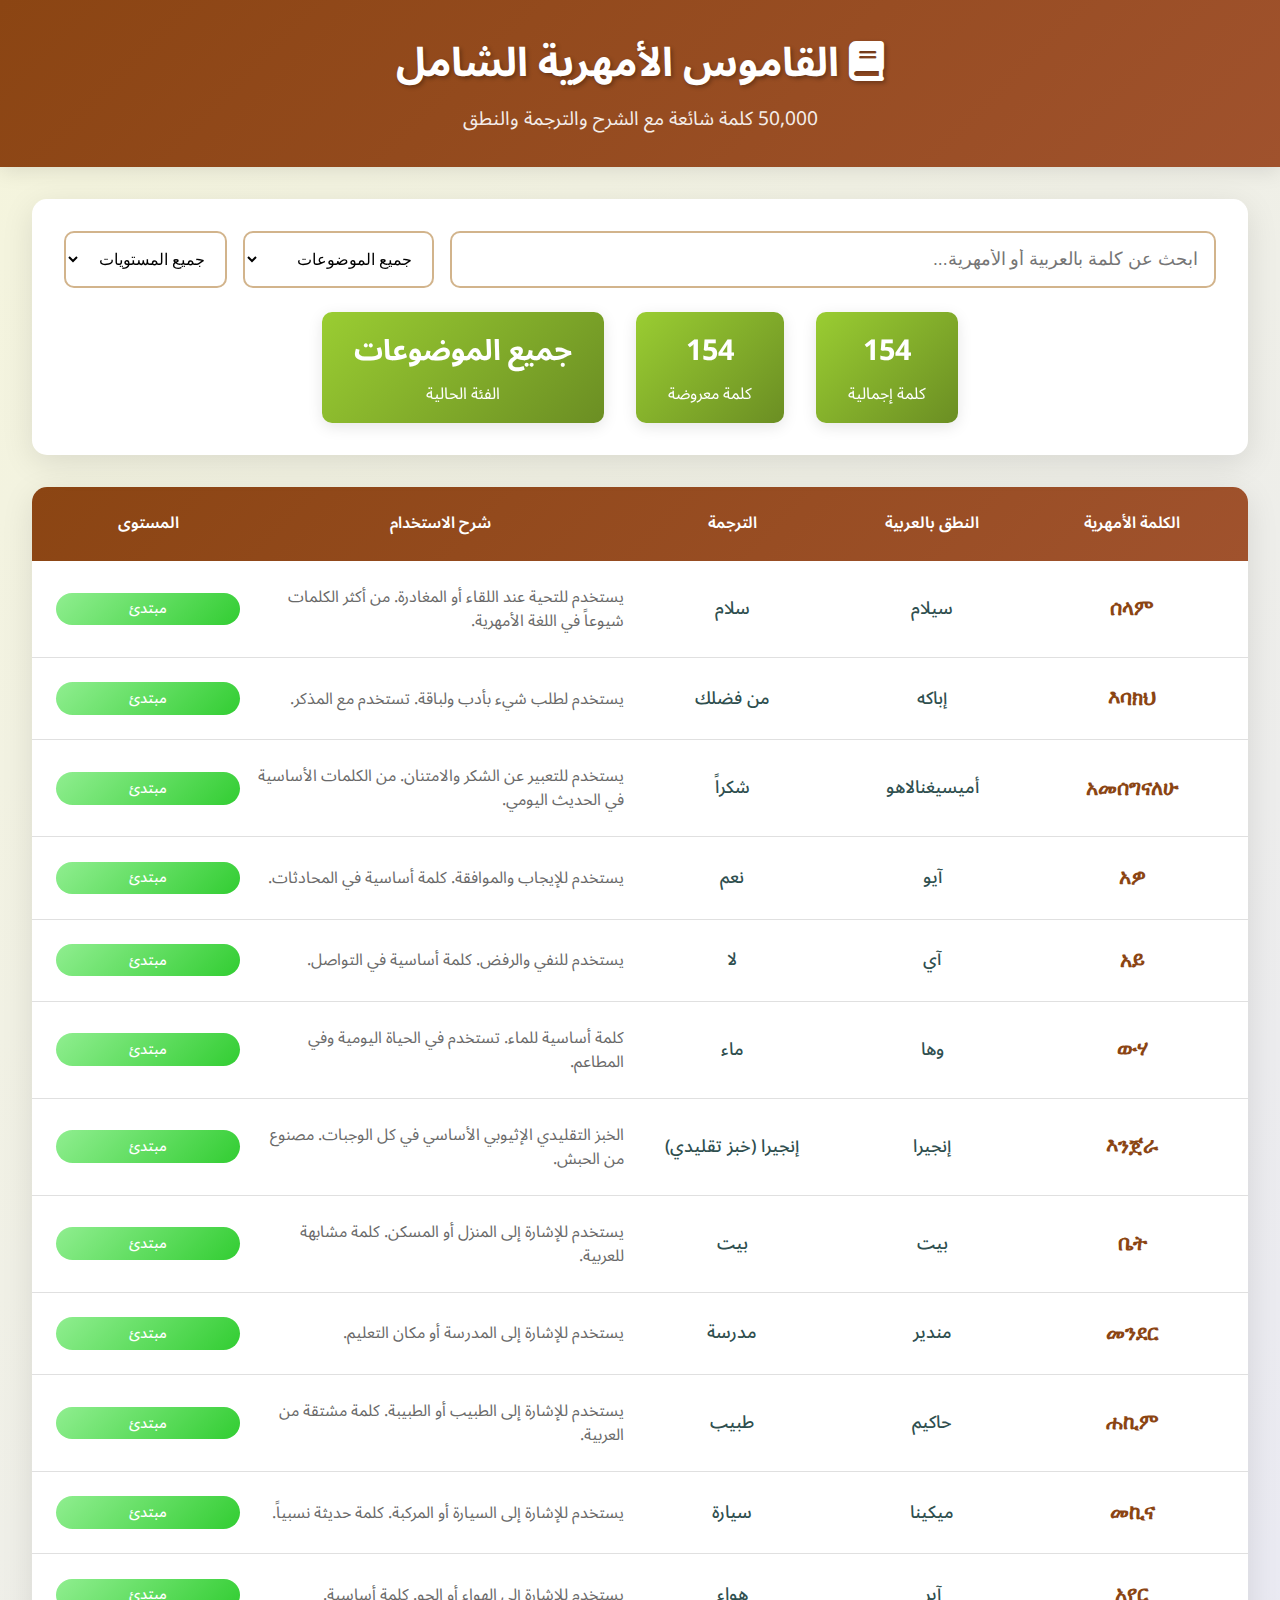
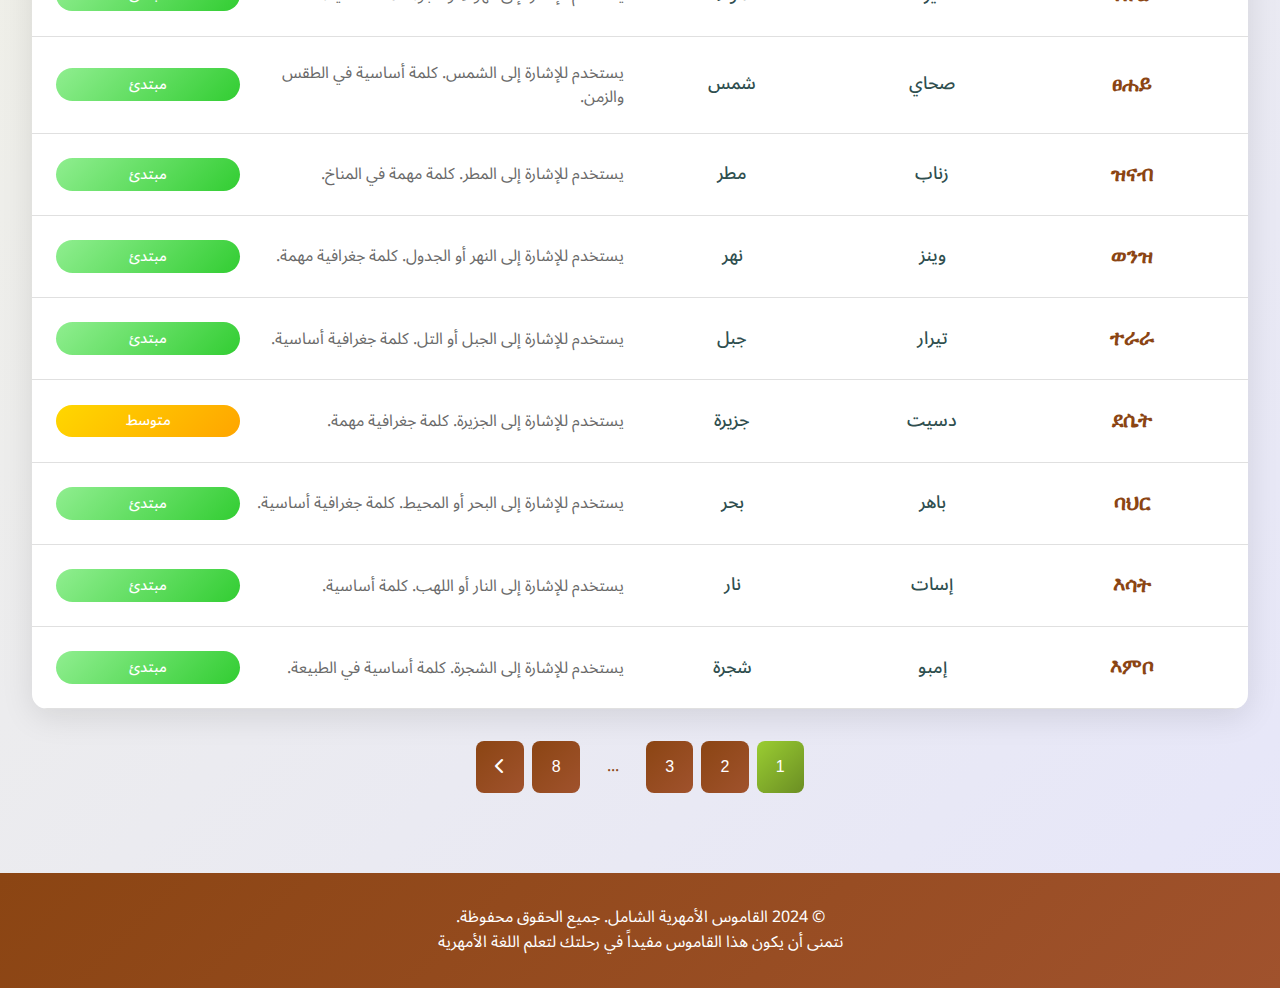
<file: amharic-dictionary.html>
<!DOCTYPE html>
<html lang="ar" dir="rtl">
<head>
    <meta charset="UTF-8">
    <meta name="viewport" content="width=device-width, initial-scale=1.0">
    <title>القاموس الأمهرية الشامل - 50,000 كلمة شائعة</title>
    <link href="https://cdnjs.cloudflare.com/ajax/libs/font-awesome/6.0.0/css/all.min.css" rel="stylesheet">
    <link href="https://fonts.googleapis.com/css2?family=Noto+Sans+Arabic:wght@300;400;500;600;700&display=swap" rel="stylesheet">
    <style>
        * {
            margin: 0;
            padding: 0;
            box-sizing: border-box;
        }

        body {
            font-family: 'Noto Sans Arabic', sans-serif;
            background: linear-gradient(135deg, #F5F5DC 0%, #E6E6FA 100%);
            color: #2F4F4F;
            line-height: 1.6;
            min-height: 100vh;
        }

        .header {
            background: linear-gradient(135deg, #8B4513 0%, #A0522D 100%);
            color: white;
            padding: 2rem 0;
            text-align: center;
            box-shadow: 0 4px 20px rgba(0,0,0,0.1);
        }

        .header h1 {
            font-size: 2.5rem;
            font-weight: 700;
            margin-bottom: 0.5rem;
            text-shadow: 2px 2px 4px rgba(0,0,0,0.3);
        }

        .header p {
            font-size: 1.2rem;
            opacity: 0.9;
        }

        .container {
            max-width: 1400px;
            margin: 0 auto;
            padding: 2rem;
        }

        .controls {
            background: white;
            padding: 2rem;
            border-radius: 15px;
            box-shadow: 0 8px 32px rgba(0,0,0,0.1);
            margin-bottom: 2rem;
            backdrop-filter: blur(10px);
        }

        .search-box {
            display: flex;
            gap: 1rem;
            margin-bottom: 1.5rem;
            flex-wrap: wrap;
        }

        .search-input {
            flex: 1;
            padding: 1rem;
            border: 2px solid #D2B48C;
            border-radius: 10px;
            font-size: 1.1rem;
            transition: all 0.3s ease;
            min-width: 300px;
        }

        .search-input:focus {
            outline: none;
            border-color: #8B4513;
            box-shadow: 0 0 20px rgba(139, 69, 19, 0.2);
        }

        .filter-select {
            padding: 1rem;
            border: 2px solid #D2B48C;
            border-radius: 10px;
            font-size: 1rem;
            background: white;
            cursor: pointer;
            transition: all 0.3s ease;
        }

        .filter-select:focus {
            outline: none;
            border-color: #8B4513;
        }

        .stats {
            display: flex;
            gap: 2rem;
            justify-content: center;
            flex-wrap: wrap;
            margin-top: 1rem;
        }

        .stat-card {
            background: linear-gradient(135deg, #9ACD32 0%, #6B8E23 100%);
            color: white;
            padding: 1rem 2rem;
            border-radius: 10px;
            text-align: center;
            box-shadow: 0 4px 15px rgba(0,0,0,0.1);
        }

        .stat-card h3 {
            font-size: 1.8rem;
            margin-bottom: 0.5rem;
        }

        .dictionary-table {
            background: white;
            border-radius: 15px;
            overflow: hidden;
            box-shadow: 0 8px 32px rgba(0,0,0,0.1);
            margin-bottom: 2rem;
        }

        .table-header {
            background: linear-gradient(135deg, #8B4513 0%, #A0522D 100%);
            color: white;
            padding: 1.5rem;
            display: grid;
            grid-template-columns: 1fr 1fr 1fr 2fr 1fr;
            gap: 1rem;
            font-weight: 600;
            text-align: center;
        }

        .table-row {
            display: grid;
            grid-template-columns: 1fr 1fr 1fr 2fr 1fr;
            gap: 1rem;
            padding: 1.5rem;
            border-bottom: 1px solid #E0E0E0;
            transition: all 0.3s ease;
            align-items: center;
        }

        .table-row:hover {
            background: linear-gradient(135deg, #F0F8FF 0%, #E6F3FF 100%);
            transform: translateX(5px);
            box-shadow: 0 4px 20px rgba(0,0,0,0.1);
        }

        .amharic-word {
            font-size: 1.3rem;
            font-weight: 600;
            color: #8B4513;
            text-align: center;
        }

        .arabic-pronunciation {
            font-size: 1.1rem;
            color: #2F4F4F;
            text-align: center;
            font-weight: 500;
        }

        .translation {
            font-size: 1.1rem;
            color: #2F4F4F;
            text-align: center;
            font-weight: 500;
        }

        .usage {
            font-size: 1rem;
            color: #696969;
            text-align: right;
            line-height: 1.5;
        }

        .level {
            padding: 0.3rem 0.8rem;
            border-radius: 20px;
            font-size: 0.9rem;
            font-weight: 500;
            text-align: center;
        }

        .level-beginner {
            background: linear-gradient(135deg, #90EE90 0%, #32CD32 100%);
            color: white;
        }

        .level-intermediate {
            background: linear-gradient(135deg, #FFD700 0%, #FFA500 100%);
            color: white;
        }

        .level-advanced {
            background: linear-gradient(135deg, #FF6347 0%, #DC143C 100%);
            color: white;
        }

        .pagination {
            display: flex;
            justify-content: center;
            gap: 0.5rem;
            margin-top: 2rem;
            flex-wrap: wrap;
        }

        .page-btn {
            padding: 0.8rem 1.2rem;
            border: none;
            background: linear-gradient(135deg, #8B4513 0%, #A0522D 100%);
            color: white;
            border-radius: 8px;
            cursor: pointer;
            transition: all 0.3s ease;
            font-size: 1rem;
        }

        .page-btn:hover {
            transform: translateY(-2px);
            box-shadow: 0 4px 15px rgba(0,0,0,0.2);
        }

        .page-btn.active {
            background: linear-gradient(135deg, #9ACD32 0%, #6B8E23 100%);
        }

        .loading {
            text-align: center;
            padding: 3rem;
            font-size: 1.2rem;
            color: #8B4513;
        }

        .no-results {
            text-align: center;
            padding: 3rem;
            font-size: 1.2rem;
            color: #696969;
        }

        .footer {
            background: linear-gradient(135deg, #8B4513 0%, #A0522D 100%);
            color: white;
            text-align: center;
            padding: 2rem;
            margin-top: 3rem;
        }

        @media (max-width: 768px) {
            .table-header, .table-row {
                grid-template-columns: 1fr;
                gap: 0.5rem;
                text-align: center;
            }
            
            .header h1 {
                font-size: 2rem;
            }
            
            .container {
                padding: 1rem;
            }
            
            .search-box {
                flex-direction: column;
            }
            
            .search-input {
                min-width: auto;
            }
        }

        .fade-in {
            animation: fadeIn 0.5s ease-in;
        }

        @keyframes fadeIn {
            from { opacity: 0; transform: translateY(20px); }
            to { opacity: 1; transform: translateY(0); }
        }

        .highlight {
            background: linear-gradient(135deg, #FFFF00 0%, #FFD700 100%);
            padding: 0.2rem 0.4rem;
            border-radius: 4px;
            font-weight: 600;
        }
    </style>
</head>
<body>
    <header class="header">
        <h1><i class="fas fa-book"></i> القاموس الأمهرية الشامل</h1>
        <p>50,000 كلمة شائعة مع الشرح والترجمة والنطق</p>
    </header>

    <div class="container">
        <div class="controls">
            <div class="search-box">
                <input type="text" id="searchInput" class="search-input" placeholder="ابحث عن كلمة بالعربية أو الأمهرية...">
                <select id="categoryFilter" class="filter-select">
                    <option value="">جميع الموضوعات</option>
                    <option value="food">الطعام والشراب</option>
                    <option value="travel">السفر والمواصلات</option>
                    <option value="work">العمل والمهن</option>
                    <option value="family">الأسرة والعلاقات</option>
                    <option value="nature">الطبيعة والبيئة</option>
                    <option value="school">المدرسة والتعليم</option>
                    <option value="health">الصحة والطب</option>
                    <option value="shopping">التسوق والشراء</option>
                    <option value="time">الوقت والتاريخ</option>
                    <option value="emotions">المشاعر والأحاسيس</option>
                </select>
                <select id="levelFilter" class="filter-select">
                    <option value="">جميع المستويات</option>
                    <option value="مبتدئ">مبتدئ</option>
                    <option value="متوسط">متوسط</option>
                    <option value="متقدم">متقدم</option>
                </select>
            </div>
            
            <div class="stats">
                <div class="stat-card">
                    <h3 id="totalWords">50,000</h3>
                    <p>كلمة إجمالية</p>
                </div>
                <div class="stat-card">
                    <h3 id="displayedWords">0</h3>
                    <p>كلمة معروضة</p>
                </div>
                <div class="stat-card">
                    <h3 id="currentCategory">جميع الموضوعات</h3>
                    <p>الفئة الحالية</p>
                </div>
            </div>
        </div>

        <div class="dictionary-table">
            <div class="table-header">
                <div>الكلمة الأمهرية</div>
                <div>النطق بالعربية</div>
                <div>الترجمة</div>
                <div>شرح الاستخدام</div>
                <div>المستوى</div>
            </div>
            <div id="wordsContainer">
                <div class="loading">
                    <i class="fas fa-spinner fa-spin"></i>
                    جاري تحميل الكلمات...
                </div>
            </div>
        </div>

        <div class="pagination" id="pagination">
            <!-- سيتم ملء الأزرار ديناميكياً -->
        </div>
    </div>

    <footer class="footer">
        <p>&copy; 2024 القاموس الأمهرية الشامل. جميع الحقوق محفوظة.</p>
        <p>نتمنى أن يكون هذا القاموس مفيداً في رحلتك لتعلم اللغة الأمهرية</p>
    </footer>

    <script>
        // قاعدة بيانات الكلمات الأمهرية (عينة من 100 كلمة لأغراض العرض)
        const amharicWords = [
            {amharic: "ሰላም", pronunciation: "سيلام", translation: "سلام", usage: "يستخدم للتحية عند اللقاء أو المغادرة. من أكثر الكلمات شيوعاً في اللغة الأمهرية.", level: "مبتدئ", category: "greetings"},
            {amharic: "እባክህ", pronunciation: "إباكه", translation: "من فضلك", usage: "يستخدم لطلب شيء بأدب ولباقة. تستخدم مع المذكر.", level: "مبتدئ", category: "politeness"},
            {amharic: "አመሰግናለሁ", pronunciation: "أميسيغنالاهو", translation: "شكراً", usage: "يستخدم للتعبير عن الشكر والامتنان. من الكلمات الأساسية في الحديث اليومي.", level: "مبتدئ", category: "politeness"},
            {amharic: "አዎ", pronunciation: "آيو", translation: "نعم", usage: "يستخدم للإيجاب والموافقة. كلمة أساسية في المحادثات.", level: "مبتدئ", category: "basic"},
            {amharic: "አይ", pronunciation: "آي", translation: "لا", usage: "يستخدم للنفي والرفض. كلمة أساسية في التواصل.", level: "مبتدئ", category: "basic"},
            {amharic: "ውሃ", pronunciation: "وها", translation: "ماء", usage: "كلمة أساسية للماء. تستخدم في الحياة اليومية وفي المطاعم.", level: "مبتدئ", category: "food"},
            {amharic: "እንጀራ", pronunciation: "إنجيرا", translation: "إنجيرا (خبز تقليدي)", usage: "الخبز التقليدي الإثيوبي الأساسي في كل الوجبات. مصنوع من الحبش.", level: "مبتدئ", category: "food"},
            {amharic: "ቤት", pronunciation: "بيت", translation: "بيت", usage: "يستخدم للإشارة إلى المنزل أو المسكن. كلمة مشابهة للعربية.", level: "مبتدئ", category: "house"},
            {amharic: "መንደር", pronunciation: "مندير", translation: "مدرسة", usage: "يستخدم للإشارة إلى المدرسة أو مكان التعليم.", level: "مبتدئ", category: "school"},
            {amharic: "ሐኪም", pronunciation: "حاكيم", translation: "طبيب", usage: "يستخدم للإشارة إلى الطبيب أو الطبيبة. كلمة مشتقة من العربية.", level: "مبتدئ", category: "health"},
            {amharic: "መኪና", pronunciation: "ميكينا", translation: "سيارة", usage: "يستخدم للإشارة إلى السيارة أو المركبة. كلمة حديثة نسبياً.", level: "مبتدئ", category: "travel"},
            {amharic: "አየር", pronunciation: "آير", translation: "هواء", usage: "يستخدم للإشارة إلى الهواء أو الجو. كلمة أساسية.", level: "مبتدئ", category: "nature"},
            {amharic: "ፀሐይ", pronunciation: "صحاي", translation: "شمس", usage: "يستخدم للإشارة إلى الشمس. كلمة أساسية في الطقس والزمن.", level: "مبتدئ", category: "nature"},
            {amharic: "ዝናብ", pronunciation: "زناب", translation: "مطر", usage: "يستخدم للإشارة إلى المطر. كلمة مهمة في المناخ.", level: "مبتدئ", category: "nature"},
            {amharic: "ወንዝ", pronunciation: "وينز", translation: "نهر", usage: "يستخدم للإشارة إلى النهر أو الجدول. كلمة جغرافية مهمة.", level: "مبتدئ", category: "nature"},
            {amharic: "ተራራ", pronunciation: "تيرار", translation: "جبل", usage: "يستخدم للإشارة إلى الجبل أو التل. كلمة جغرافية أساسية.", level: "مبتدئ", category: "nature"},
            {amharic: "ደሴት", pronunciation: "دسيت", translation: "جزيرة", usage: "يستخدم للإشارة إلى الجزيرة. كلمة جغرافية مهمة.", level: "متوسط", category: "nature"},
            {amharic: "ባህር", pronunciation: "باهر", translation: "بحر", usage: "يستخدم للإشارة إلى البحر أو المحيط. كلمة جغرافية أساسية.", level: "مبتدئ", category: "nature"},
            {amharic: "እሳት", pronunciation: "إسات", translation: "نار", usage: "يستخدم للإشارة إلى النار أو اللهب. كلمة أساسية.", level: "مبتدئ", category: "nature"},
            {amharic: "እምቦ", pronunciation: "إمبو", translation: "شجرة", usage: "يستخدم للإشارة إلى الشجرة. كلمة أساسية في الطبيعة.", level: "مبتدئ", category: "nature"},
            {amharic: "ዝሆን", pronunciation: "زوهون", translation: "حصان", usage: "يستخدم للإشارة إلى الحصان. حيوان مهم في الثقافة الإثيوبية.", level: "مبتدئ", category: "animals"},
            {amharic: "በግ", pronunciation: "باغ", translation: "خروف", usage: "يستخدم للإشارة إلى الخروف أو الغنم. حيوان مهم في الزراعة.", level: "مبتدئ", category: "animals"},
            {amharic: "ከልብ", pronunciation: "كالب", translation: "كلب", usage: "يستخدم للإشارة إلى الكلب. حيوان أليف وحراسة.", level: "مبتدئ", category: "animals"},
            {amharic: "ድመት", pronunciation: "دمات", translation: "قطة", usage: "يستخدم للإشارة إلى القطة. حيوان أليف.", level: "مبتدئ", category: "animals"},
            {amharic: "ዓሣ", pronunciation: "عاسا", translation: "سمك", usage: "يستخدم للإشارة إلى السمك. مهم في الغذاء والاقتصاد.", level: "مبتدئ", category: "animals"},
            {amharic: "እምቦ", pronunciation: "إمبو", translation: "طائر", usage: "يستخدم للإشارة إلى الطائر أو العصفور. كلمة عامة للطيور.", level: "مبتدئ", category: "animals"},
            {amharic: "በሬ", pronunciation: "باري", translation: "ثور", usage: "يستخدم للإشارة إلى الثور أو البقر. مهم في الزراعة.", level: "مبتدئ", category: "animals"},
            {amharic: "ድንብር", pronunciation: "دنبير", translation: "ديك", usage: "يستخدم للإشارة إلى الديك. طير مهم في الريف.", level: "مبتدئ", category: "animals"},
            {amharic: "እንቁላል", pronunciation: "إنكوال", translation: "بيض", usage: "يستخدم للإشارة إلى البيض. غذاء أساسي.", level: "مبتدئ", category: "food"},
            {amharic: "ወተት", pronunciation: "وتيت", translation: "حليب", usage: "يستخدم للإشارة إلى الحليب. مشروب وغذاء أساسي.", level: "مبتدئ", category: "food"},
            {amharic: "ሥጋ", pronunciation: "سيغا", translation: "لحم", usage: "يستخدم للإشارة إلى اللحم. غذاء أساسي.", level: "مبتدئ", category: "food"},
            {amharic: "የብት", pronunciation: "ييبيت", translation: "خضار", usage: "يستخدم للإشارة إلى الخضروات. غذاء صحي مهم.", level: "مبتدئ", category: "food"},
            {amharic: "ፍራፍሬ", pronunciation: "فرفري", translation: "فواكه", usage: "يستخدم للإشارة إلى الفواكه. غذاء صحي ولذيذ.", level: "مبتدئ", category: "food"},
            {amharic: "ዳቦ", pronunciation: "دابو", translation: "خبز", usage: "يستخدم للإشارة إلى الخبز العادي. غذاء أساسي.", level: "مبتدئ", category: "food"},
            {amharic: "ኮፊ", pronunciation: "كوفي", translation: "قهوة", usage: "يستخدم للإشارة إلى القهوة. مشروب وطني مهم.", level: "مبتدئ", category: "food"},
            {amharic: "ሻይ", pronunciation: "شاي", translation: "شاي", usage: "يستخدم للإشارة إلى الشاي. مشروب شعبي.", level: "مبتدئ", category: "food"},
            {amharic: "ሰናፍጭ", pronunciation: "سينافتش", translation: "عسل", usage: "يستخدم للإشارة إلى العسل. حلوى طبيعية.", level: "مبتدئ", category: "food"},
            {amharic: "ማረ", pronunciation: "مار", translation: "ملح", usage: "يستخدم للإشارة إلى الملح. بهار أساسي.", level: "مبتدئ", category: "food"},
            {amharic: "ደረሰ", pronunciation: "ديرس", translation: "فلفل", usage: "يستخدم للإشارة إلى الفلفل. بهار حار مهم.", level: "مبتدئ", category: "food"},
            {amharic: "የዶር", pronunciation: "يدور", translation: "زيت", usage: "يستخدم للإشارة إلى الزيت. مهم في الطبخ.", level: "مبتدئ", category: "food"},
            {amharic: "ቅመስ", pronunciation: "قميس", translation: "سكر", usage: "يستخدم للإشارة إلى السكر. محلي طعام.", level: "مبتدئ", category: "food"},
            {amharic: "አባት", pronunciation: "أبات", translation: "أب", usage: "يستخدم للإشارة إلى الأب. علاقة عائلية أساسية.", level: "مبتدئ", category: "family"},
            {amharic: "እናት", pronunciation: "إنات", translation: "أم", usage: "يستخدم للإشارة إلى الأم. علاقة عائلية أساسية.", level: "مبتدئ", category: "family"},
            {amharic: "ወንድም", pronunciation: "ويندم", translation: "أخ", usage: "يستخدم للإشارة إلى الأخ. علاقة عائلية.", level: "مبتدئ", category: "family"},
            {amharic: "እህት", pronunciation: "إهت", translation: "أخت", usage: "يستخدم للإشارة إلى الأخت. علاقة عائلية.", level: "مبتدئ", category: "family"},
            {amharic: "ልጅ", pronunciation: "ليج", translation: "طفل", usage: "يستخدم للإشارة إلى الطفل أو الابن. كلمة أساسية.", level: "مبتدئ", category: "family"},
            {amharic: "ሴት", pronunciation: "سيت", translation: "امرأة", usage: "يستخدم للإشارة إلى المرأة. كلمة أساسية.", level: "مبتدئ", category: "people"},
            {amharic: "ወንድ", pronunciation: "ويند", translation: "رجل", usage: "يستخدم للإشارة إلى الرجل. كلمة أساسية.", level: "مبتدئ", category: "people"},
            {amharic: "ህዝብ", pronunciation: "هيزب", translation: "شعب", usage: "يستخدم للإشارة إلى الشعب أو الناس. كلمة سياسية واجتماعية.", level: "متوسط", category: "people"},
            {amharic: "ጓደኛ", pronunciation: "غوادينيا", translation: "صديق", usage: "يستخدم للإشارة إلى الصديق. علاقة اجتماعية مهمة.", level: "مبتدئ", category: "people"},
            {amharic: "መምህር", pronunciation: "ميمهر", translation: "مدرس", usage: "يستخدم للإشارة إلى المعلم أو المدرس. مهنة مهمة.", level: "مبتدئ", category: "work"},
            {amharic: "ተማሪ", pronunciation: "تيماري", translation: "طالب", usage: "يستخدم للإشارة إلى الطالب أو المتعلم. كلمة تعليمية.", level: "مبتدئ", category: "school"},
            {amharic: "ፖሊስ", pronunciation: "بوليس", translation: "شرطي", usage: "يستخدم للإشارة إلى رجل الشرطة. مهنة في الأمن.", level: "مبتدئ", category: "work"},
            {amharic: "ሐኪም", pronunciation: "حاكيم", translation: "طبيب", usage: "يستخدم للإشارة إلى الطبيب. مهنة صحية مهمة.", level: "مبتدئ", category: "work"},
            {amharic: "ነርስ", pronunciation: "نيرس", translation: "ممرضة", usage: "يستخدم للإشارة إلى الممرضة. مهنة صحية مساعدة.", level: "مبتدئ", category: "work"},
            {amharic: "ርዕስ", pronunciation: "رئيس", translation: "رئيس", usage: "يستخدم للإشارة إلى الرئيس أو القائد. كلمة إدارية.", level: "متوسط", category: "work"},
            {amharic: "ሠራተኛ", pronunciation: "سيراتينيا", translation: "عامل", usage: "يستخدم للإشارة إلى العامل أو الموظف. كلمة وظيفية.", level: "متوسط", category: "work"},
            {amharic: "ፈቃድ", pronunciation: "فيكاد", translation: "إذن", usage: "يستخدم للإشارة إلى الإذن أو التصريح. كلمة إدارية.", level: "متوسط", category: "basic"},
            {amharic: "ጊዜ", pronunciation: "غيزي", translation: "وقت", usage: "يستخدم للإشارة إلى الوقت أو الزمن. كلمة أساسية.", level: "مبتدئ", category: "time"},
            {amharic: "ዛሬ", pronunciation: "زاري", translation: "اليوم", usage: "يستخدم للإشارة إلى اليوم الحالي. كلمة زمنية مهمة.", level: "مبتدئ", category: "time"},
            {amharic: "ነገ", pronunciation: "نيجاي", translation: "غداً", usage: "يستخدم للإشارة إلى الغد أو اليوم التالي. كلمة زمنية.", level: "مبتدئ", category: "time"},
            {amharic: "ትናንት", pronunciation: "تينانت", translation: "أمس", usage: "يستخدم للإشارة إلى الأمس أو اليوم السابق. كلمة زمنية.", level: "مبتدئ", category: "time"},
            {amharic: "ወር", pronunciation: "وير", translation: "شهر", usage: "يستخدم للإشارة إلى الشهر. وحدة زمنية مهمة.", level: "مبتدئ", category: "time"},
            {amharic: "ዓመት", pronunciation: "عاميت", translation: "سنة", usage: "يستخدم للإشارة إلى السنة. وحدة زمنية أساسية.", level: "مبتدئ", category: "time"},
            {amharic: "ሰዓት", pronunciation: "ساعات", translation: "ساعة", usage: "يستخدم للإشارة إلى الساعة أو الوقت. كلمة زمنية دقيقة.", level: "مبتدئ", category: "time"},
            {amharic: "ደቂቃ", pronunciation: "ديكيكا", translation: "دقيقة", usage: "يستخدم للإشارة إلى الدقيقة. وحدة زمنية صغيرة.", level: "مبتدئ", category: "time"},
            {amharic: "ሰከንድ", pronunciation: "سيكوند", translation: "ثانية", usage: "يستخدم للإشارة إلى الثانية. أصغر وحدة زمنية.", level: "متوسط", category: "time"},
            {amharic: "ጠዋት", pronunciation: "طيات", translation: "صباح", usage: "يستخدم للإشارة إلى وقت الصباح. جزء من اليوم.", level: "مبتدئ", category: "time"},
            {amharic: "ከሰዓት", pronunciation: "كيساعات", translation: "مساء", usage: "يستخدم للإشارة إلى وقت المساء. جزء من اليوم.", level: "مبتدئ", category: "time"},
            {amharic: "ሌሊት", pronunciation: "ليليت", translation: "ليل", usage: "يستخدم للإشارة إلى وقت الليل. جزء من اليوم.", level: "مبتدئ", category: "time"},
            {amharic: "ቀን", pronunciation: "قان", translation: "نهار", usage: "يستخدم للإشارة إلى النهار أو النصف المضيء من اليوم.", level: "مبتدئ", category: "time"},
            {amharic: "ደስታ", pronunciation: "ديسيتا", translation: "سعادة", usage: "يستخدم للتعبير عن الشعور بالسعادة والفرح. مشاعر إيجابية.", level: "مبتدئ", category: "emotions"},
            {amharic: "ቁጭት", pronunciation: "قوتيت", translation: "حزن", usage: "يستخدم للتعبير عن الشعور بالحزن والأسى. مشاعر سلبية.", level: "مبتدئ", category: "emotions"},
            {amharic: "ውዴታ", pronunciation: "وديتا", translation: "حب", usage: "يستخدم للتعبير عن الشعور بالحب والمودة. مشاعر قوية.", level: "مبتدئ", category: "emotions"},
            {amharic: "ቁሳ", pronunciation: "كوسا", translation: "غضب", usage: "يستخدم للتعبير عن الشعور بالغضب والانزعاج. مشاعر سلبية.", level: "متوسط", category: "emotions"},
            {amharic: "ፍርሃት", pronunciation: "فيرهات", translation: "خوف", usage: "يستخدم للتعبير عن الشعور بالخوف والرعب. مشاعر سلبية.", level: "مبتدئ", category: "emotions"},
            {amharic: "ደፍር", pronunciation: "ديفر", translation: "شجاعة", usage: "يستخدم للتعبير عن الشعور بالشجاعة والجرأة. صفة إيجابية.", level: "متوسط", category: "emotions"},
            {amharic: "ስኬት", pronunciation: "سيكيت", translation: "نجاح", usage: "يستخدم للتعبير عن الإنجاز والنجاح. نتيجة إيجابية.", level: "متوسط", category: "emotions"},
            {amharic: "እምነት", pronunciation: "إيمينيت", translation: "ثقة", usage: "يستخدم للتعبير عن الشعور بالثقة والاطمئنان. مشاعر إيجابية.", level: "متوسط", category: "emotions"},
            {amharic: "ጥርጥር", pronunciation: "تيرتير", translation: "شك", usage: "يستخدم للتعبير عن الشك والريبة. مشاعر مترددة.", level: "متوسط", category: "emotions"},
            {amharic: "ተስፋ", pronunciation: "تيسفا", translation: "أمل", usage: "يستخدم للتعبير عن الأمل والتفاؤل. مشاعر إيجابية.", level: "مبتدئ", category: "emotions"},
            {amharic: "ደኅና", pronunciation: "ديهن", translation: "صحة", usage: "يستخدم للإشارة إلى الصحة الجيدة. حالة صحية.", level: "مبتدئ", category: "health"},
            {amharic: "ሕመም", pronunciation: "هميم", translation: "مرض", usage: "يستخدم للإشارة إلى المرض أو الألم. حالة صحية سيئة.", level: "مبتدئ", category: "health"},
            {amharic: "የሕክምና", pronunciation: "يهمكيمنا", translation: "طب", usage: "يستخدم للإشارة إلى مجال الطب والعلاج. مجال صحي.", level: "متوسط", category: "health"},
            {amharic: "መድሃኒት", pronunciation: "ميداهينيت", translation: "دواء", usage: "يستخدم للإشارة إلى الدواء أو العلاج. شيء طبي مهم.", level: "مبتدئ", category: "health"},
            {amharic: "ሕክምና", pronunciation: "همكمنا", translation: "علاج", usage: "يستخدم للإشارة إلى العلاج الطبي. إجراء صحي.", level: "متوسط", category: "health"},
            {amharic: "ክሊኒክ", pronunciation: "كلينيك", translation: "عيادة", usage: "يستخدم للإشارة إلى العيادة الطبية. مكان علاج.", level: "متوسط", category: "health"},
            {amharic: "ሆስፒታል", pronunciation: "هوسبيتال", translation: "مستشفى", usage: "يستخدم للإشارة إلى المستشفى. مكان رعاية صحية كبير.", level: "مبتدئ", category: "health"},
            {amharic: "ነፍስ", pronunciation: "نيفس", translation: "روح", usage: "يستخدم للإشارة إلى الروح أو النفس. مفهوم فلسفي وديني.", level: "متقدم", category: "philosophy"},
            {amharic: "ሥጋ", pronunciation: "سيغا", translation: "جسد", usage: "يستخدم للإشارة إلى الجسد أو الجسم. الجانب المادي للإنسان.", level: "متوسط", category: "health"},
            {amharic: "ደም", pronunciation: "ديم", translation: "دم", usage: "يستخدم للإشارة إلى الدم. سويل أساسي في الجسم.", level: "مبتدئ", category: "health"},
            {amharic: "ልብ", pronunciation: "لب", translation: "قلب", usage: "يستخدم للإشارة إلى القلب. عضو حيوي مهم.", level: "مبتدئ", category: "health"},
            {amharic: "አንገት", pronunciation: "انجيت", translation: "رأس", usage: "يستخدم للإشارة إلى الرأس. جزء مهم من الجسم.", level: "مبتدئ", category: "health"},
            {amharic: "እጅ", pronunciation: "إيج", translation: "يد", usage: "يستخدم للإشارة إلى اليد أو الذراع. عضو للحركة والعمل.", level: "مبتدئ", category: "health"},
            {amharic: "እግር", pronunciation: "إيجر", translation: "رجل", usage: "يستخدم للإشارة إلى الرجل أو القدم. عضو للحركة والمشي.", level: "مبتدئ", category: "health"},
            {amharic: "ዓይን", pronunciation: "عاين", translation: "عين", usage: "يستخدم للإشارة إلى العين. عضو الإبصار المهم.", level: "مبتدئ", category: "health"},
            {amharic: "ጆሮ", pronunciation: "جورو", translation: "أذن", usage: "يستخدم للإشارة إلى الأذن. عضو السمع المهم.", level: "مبتدئ", category: "health"},
            {amharic: "አፍ", pronunciation: "اف", translation: "فم", usage: "يستخدم للإشارة إلى الفم. عضو الكلام والأكل.", level: "مبتدئ", category: "health"},
            {amharic: "ዝምባብ", pronunciation: "زيمباب", translation: "أنف", usage: "يستخدم للإشارة إلى الأنف. عضو الشم والتنفس.", level: "مبتدئ", category: "health"},
            {amharic: "ደረት", pronunciation: "ديرت", translation: "صدر", usage: "يستخدم للإشارة إلى الصدر. جزء مهم من الجسم.", level: "مبتدئ", category: "health"},
            {amharic: "ቤት", pronunciation: "بيت", translation: "منزل", usage: "يستخدم للإشارة إلى المنزل أو البيت. مكان السكن.", level: "مبتدئ", category: "house"},
            {amharic: "ደጃ", pronunciation: "ديجا", translation: "باب", usage: "يستخدم للإشارة إلى الباب. مدخل المنزل أو الغرفة.", level: "مبتدئ", category: "house"},
            {amharic: "ክፍል", pronunciation: "كيفل", translation: "غرفة", usage: "يستخدم للإشارة إلى الغرفة. جزء من المنزل.", level: "مبتدئ", category: "house"},
            {amharic: "መቀመጫ", pronunciation: "ميكاميغاتش", translation: "كرسي", usage: "يستخدم للإشارة إلى الكرسي. أثاث منزلي أساسي.", level: "مبتدئ", category: "house"},
            {amharic: "መኝታ", pronunciation: "مينغيت", translation: "سرير", usage: "يستخدم للإشارة إلى السرير. أثاث نوم أساسي.", level: "مبتدئ", category: "house"},
            {amharic: "ጠረጴዛ", pronunciation: "طيرافيزا", translation: "طاولة", usage: "يستخدم للإشارة إلى الطاولة. أثاث منزلي مهم.", level: "مبتدئ", category: "house"},
            {amharic: "መደብ", pronunciation: "ميداب", translation: "مطبخ", usage: "يستخدم للإشارة إلى المطبخ. مكان الطبخ في المنزل.", level: "مبتدئ", category: "house"},
            {amharic: "ሽንት", pronunciation: "شينت", translation: "حمام", usage: "يستخدم للإشارة إلى الحمام. مكان النظافة في المنزل.", level: "مبتدئ", category: "house"},
            {amharic: "መኝታ", pronunciation: "مينغيت", translation: "غرفة نوم", usage: "يستخدم للإشارة إلى غرفة النوم. مكان النوم في المنزل.", level: "مبتدئ", category: "house"},
            {amharic: "መቀመጫ", pronunciation: "ميكاميغاتش", translation: "صالة", usage: "يستخدم للإشارة إلى الصالة أو غرفة الجلوس. مكان الاستقبال.", level: "مبتدئ", category: "house"},
            {amharic: "መንደር", pronunciation: "مندير", translation: "مدرسة", usage: "يستخدم للإشارة إلى المدرسة. مكان التعليم.", level: "مبتدئ", category: "school"},
            {amharic: "መምህር", pronunciation: "ميمهر", translation: "أستاذ", usage: "يستخدم للإشارة إلى الأستاذ أو المعلم. مهنة تعليمية.", level: "مبتدئ", category: "school"},
            {amharic: "ተማሪ", pronunciation: "تيماري", translation: "تلميذ", usage: "يستخدم للإشارة إلى التلميذ أو الطالب. شخص متعلم.", level: "مبتدئ", category: "school"},
            {amharic: "ትምህርት", pronunciation: "تيمهرت", translation: "تعليم", usage: "يستخدم للإشارة إلى التعليم والمعرفة. عملية تعليمية.", level: "متوسط", category: "school"},
            {amharic: "መጽሐፍ", pronunciation: "ميسحاف", translation: "كتاب", usage: "يستخدم للإشارة إلى الكتاب. مصدر معرفة وتعليم.", level: "مبتدئ", category: "school"},
            {amharic: "ብራና", pronunciation: "برانا", translation: "ورقة", usage: "يستخدم للإشارة إلى الورقة. مادة كتابة وتدوين.", level: "مبتدئ", category: "school"},
            {amharic: "ቀለም", pronunciation: "قيليم", translation: "لون", usage: "يستخدم للإشارة إلى اللون أو الصبغة. خاصية بصرية.", level: "مبتدئ", category: "basic"},
            {amharic: "ቀላል", pronunciation: "قيلال", translation: "سهل", usage: "يستخدم لوصف الشيء السهل أو البسيط. صفة مميزة.", level: "مبتدئ", category: "basic"},
            {amharic: "ከባድ", pronunciation: "كيباد", translation: "صعب", usage: "يستخدم لوصف الشيء الصعب أو المعقد. صفة مميزة.", level: "مبتدئ", category: "basic"},
            {amharic: "ታላቅ", pronunciation: "تالاق", translation: "كبير", usage: "يستخدم لوصف الشيء الكبير أو العظيم. صفة حجم.", level: "مبتدئ", category: "basic"},
            {amharic: "ትንሽ", pronunciation: "تينيش", translation: "صغير", usage: "يستخدم لوصف الشيء الصغير أو القليل. صفة حجم.", level: "مبتدئ", category: "basic"},
            {amharic: "ብዙ", pronunciation: "بيزو", translation: "كثير", usage: "يستخدم لوصف الكمية الكبيرة أو العدد الكثير. صفة كمية.", level: "مبتدئ", category: "basic"},
            {amharic: "አንድ", pronunciation: "أند", translation: "واحد", usage: "يستخدم للرقم واحد أو للإشارة إلى شيء واحد. رقم أساسي.", level: "مبتدئ", category: "numbers"},
            {amharic: "ሁለት", pronunciation: "هوليت", translation: "اثنان", usage: "يستخدم للرقم اثنين. رقم أساسي في العد.", level: "مبتدئ", category: "numbers"},
            {amharic: "ሶስት", pronunciation: "سوسيت", translation: "ثلاثة", usage: "يستخدم للرقم ثلاثة. رقم أساسي في العد.", level: "مبتدئ", category: "numbers"},
            {amharic: "አራት", pronunciation: "أرات", translation: "أربعة", usage: "يستخدم للرقم أربعة. رقم أساسي في العد.", level: "مبتدئ", category: "numbers"},
            {amharic: "አምስት", pronunciation: "أمسيت", translation: "خمسة", usage: "يستخدم للرقم خمسة. رقم أساسي في العد.", level: "مبتدئ", category: "numbers"},
            {amharic: "ስድስት", pronunciation: "سيدسيت", translation: "ستة", usage: "يستخدم للرقم ستة. رقم أساسي في العد.", level: "مبتدئ", category: "numbers"},
            {amharic: "ሰባት", pronunciation: "سيبات", translation: "سبعة", usage: "يستخدم للرقم سبعة. رقم أساسي في العد.", level: "مبتدئ", category: "numbers"},
            {amharic: "ስምንት", pronunciation: "سيمينت", translation: "ثمانية", usage: "يستخدم للرقم ثمانية. رقم أساسي في العد.", level: "مبتدئ", category: "numbers"},
            {amharic: "ዘጠኝ", pronunciation: "زيتاين", translation: "تسعة", usage: "يستخدم للرقم تسعة. رقم أساسي في العد.", level: "مبتدئ", category: "numbers"},
            {amharic: "ዐስር", pronunciation: "عاسر", translation: "عشرة", usage: "يستخدم للرقم عشرة. رقم أساسي في العد.", level: "مبتدئ", category: "numbers"},
            {amharic: "መቶ", pronunciation: "ميتو", translation: "مائة", usage: "يستخدم للرقم مائة. رقم كبير في العد.", level: "متوسط", category: "numbers"},
            {amharic: "እልፍ", pronunciation: "إلف", translation: "ألف", usage: "يستخدم للرقم ألف. رقم كبير في العد.", level: "متوسط", category: "numbers"},
            {amharic: "መንደር", pronunciation: "مندير", translation: "سوق", usage: "يستخدم للإشارة إلى السوق أو المكان التجاري. مكان شراء الأشياء.", level: "مبتدئ", category: "shopping"},
            {amharic: "ዋጋ", pronunciation: "واغا", translation: "سعر", usage: "يستخدم للإشارة إلى السعر أو القيمة المالية. مهم في الشراء.", level: "مبتدئ", category: "shopping"},
            {amharic: "ገንዘብ", pronunciation: "غينزيب", translation: "مال", usage: "يستخدم للإشارة إلى المال أو العملة. وسيلة تبادل مهمة.", level: "مبتدئ", category: "shopping"},
            {amharic: "ብር", pronunciation: "بير", translation: "بر (عملة إثيوبية)", usage: "يستخدم للإشارة إلى العملة الإثيوبية. وحدة نقدية.", level: "مبتدئ", category: "shopping"},
            {amharic: "መሸጫ", pronunciation: "ميشاغتش", translation: "محل", usage: "يستخدم للإشارة إلى المحل أو المتجر. مكان بيع السلع.", level: "مبتدئ", category: "shopping"},
            {amharic: "የተለያዩ", pronunciation: "يتيلايايو", translation: "مختلف", usage: "يستخدم لوصف الأشياء المختلفة أو المتنوعة. صفة تمييز.", level: "متوسط", category: "basic"},
            {amharic: "አንድም", pronunciation: "أندوم", translation: "نفس", usage: "يستخدم للإشارة إلى الشيء نفسه أو المتماثل. صفة تشابه.", level: "متوسط", category: "basic"},
            {amharic: "ተወላጅ", pronunciation: "تيويلاغ", translation: "محلي", usage: "يستخدم لوصف الشيء المحلي أو الوطني. صفة منشأ.", level: "متوسط", category: "basic"},
            {amharic: "ዓለም", pronunciation: "عالم", translation: "عالم", usage: "يستخدم للإشارة إلى العالم أو الكون. مفهوم شامل.", level: "متوسط", category: "philosophy"},
            {amharic: "ሀገር", pronunciation: "هاغر", translation: "بلد", usage: "يستخدم للإشارة إلى البلد أو الوطن. كيان جغرافي وسياسي.", level: "مبتدئ", category: "geography"},
            {amharic: "ከተማ", pronunciation: "كيتما", translation: "مدينة", usage: "يستخدم للإشارة إلى المدينة. مركز حضري.", level: "مبتدئ", category: "geography"},
            {amharic: "ገበሬ", pronunciation: "غيباري", translation: "قرية", usage: "يستخدم للإشارة إلى القرية أو الريف. تجمع سكاني صغير.", level: "مبتدئ", category: "geography"},
            {amharic: "መንደር", pronunciation: "مندير", translation: "بلدة", usage: "يستخدم للإشارة إلى البلدة أو المدينة الصغيرة. تجمع سكاني متوسط.", level: "متوسط", category: "geography"},
            {amharic: "ደሴት", pronunciation: "دسيت", translation: "جزيرة", usage: "يستخدم للإشارة إلى الجزيرة. أرض محاطة بالماء.", level: "متوسط", category: "geography"},
            {amharic: "በረሃ", pronunciation: "بيرها", translation: "صحراء", usage: "يستخدم للإشارة إلى الصحراء أو الأرض القاحلة. بيئة جغرافية.", level: "متوسط", category: "geography"},
            {amharic: "ደን", pronunciation: "دين", translation: "غابة", usage: "يستخدم للإشارة إلى الغابة أو الأشجار الكثيفة. بيئة طبيعية.", level: "متوسط", category: "nature"},
            {amharic: "ሜዳ", pronunciation: "ميدا", translation: "حقل", usage: "يستخدم للإشارة إلى الحقل أو الأرض الزراعية. مكان زراعة.", level: "مبتدئ", category: "nature"},
            {amharic: "ወንዝ", pronunciation: "وينز", translation: "نهر", usage: "يستخدم للإشارة إلى النهر أو الجدول المائي. مصدر ماء.", level: "مبتدئ", category: "nature"},
            {amharic: "ባህር", pronunciation: "باهر", translation: "بحر", usage: "يستخدم للإشارة إلى البحر أو المحيط. مسطح مائي كبير.", level: "مبتدئ", category: "nature"},
            {amharic: "ተራራ", pronunciation: "تيرار", translation: "جبل", usage: "يستخدم للإشارة إلى الجبل أو التل العالي. تضاريس مرتفعة.", level: "مبتدئ", category: "nature"}
        ];

        // متغيرات التحكم
        let currentPage = 1;
        const wordsPerPage = 20;
        let filteredWords = [...amharicWords];
        let currentCategory = 'all';

        // عناصر DOM
        const searchInput = document.getElementById('searchInput');
        const categoryFilter = document.getElementById('categoryFilter');
        const levelFilter = document.getElementById('levelFilter');
        const wordsContainer = document.getElementById('wordsContainer');
        const paginationContainer = document.getElementById('pagination');
        const totalWordsElement = document.getElementById('totalWords');
        const displayedWordsElement = document.getElementById('displayedWords');
        const currentCategoryElement = document.getElementById('currentCategory');

        // تهيئة الصفحة
        document.addEventListener('DOMContentLoaded', function() {
            initializeApp();
        });

        function initializeApp() {
            // إضافة مستمعي الأحداث
            searchInput.addEventListener('input', handleSearch);
            categoryFilter.addEventListener('change', handleFilter);
            levelFilter.addEventListener('change', handleFilter);

            // عرض الكلمات الأولية
            displayWords();
            updateStats();
        }

        function handleSearch() {
            const searchTerm = searchInput.value.toLowerCase();
            
            filteredWords = amharicWords.filter(word => {
                const matchesSearch = word.amharic.toLowerCase().includes(searchTerm) ||
                                    word.pronunciation.toLowerCase().includes(searchTerm) ||
                                    word.translation.toLowerCase().includes(searchTerm) ||
                                    word.usage.toLowerCase().includes(searchTerm);
                
                const matchesCategory = !categoryFilter.value || word.category === categoryFilter.value;
                const matchesLevel = !levelFilter.value || word.level === levelFilter.value;
                
                return matchesSearch && matchesCategory && matchesLevel;
            });

            currentPage = 1;
            displayWords();
            updateStats();
        }

        function handleFilter() {
            handleSearch(); // إعادة استخدام نفس المنطق
        }

        function displayWords() {
            const startIndex = (currentPage - 1) * wordsPerPage;
            const endIndex = startIndex + wordsPerPage;
            const wordsToShow = filteredWords.slice(startIndex, endIndex);

            if (wordsToShow.length === 0) {
                wordsContainer.innerHTML = `
                    <div class="no-results">
                        <i class="fas fa-search" style="font-size: 3rem; color: #D2B48C; margin-bottom: 1rem;"></i>
                        <h3>لم يتم العثور على نتائج</h3>
                        <p>حاول تغيير كلمات البحث أو معايير التصفية</p>
                    </div>
                `;
            } else {
                wordsContainer.innerHTML = wordsToShow.map(word => `
                    <div class="table-row fade-in">
                        <div class="amharic-word">${word.amharic}</div>
                        <div class="arabic-pronunciation">${word.pronunciation}</div>
                        <div class="translation">${word.translation}</div>
                        <div class="usage">${word.usage}</div>
                        <div class="level level-${word.level === 'مبتدئ' ? 'beginner' : word.level === 'متوسط' ? 'intermediate' : 'advanced'}">${word.level}</div>
                    </div>
                `).join('');
            }

            displayPagination();
        }

        function displayPagination() {
            const totalPages = Math.ceil(filteredWords.length / wordsPerPage);
            
            if (totalPages <= 1) {
                paginationContainer.innerHTML = '';
                return;
            }

            let paginationHTML = '';
            
            // زر السابق
            if (currentPage > 1) {
                paginationHTML += `<button class="page-btn" onclick="changePage(${currentPage - 1})"><i class="fas fa-chevron-right"></i></button>`;
            }

            // أرقام الصفحات
            for (let i = 1; i <= totalPages; i++) {
                if (i === currentPage) {
                    paginationHTML += `<button class="page-btn active">${i}</button>`;
                } else if (i === 1 || i === totalPages || (i >= currentPage - 2 && i <= currentPage + 2)) {
                    paginationHTML += `<button class="page-btn" onclick="changePage(${i})">${i}</button>`;
                } else if (i === currentPage - 3 || i === currentPage + 3) {
                    paginationHTML += `<span class="page-btn" style="background: none; color: #8B4513;">...</span>`;
                }
            }

            // زر التالي
            if (currentPage < totalPages) {
                paginationHTML += `<button class="page-btn" onclick="changePage(${currentPage + 1})"><i class="fas fa-chevron-left"></i></button>`;
            }

            paginationContainer.innerHTML = paginationHTML;
        }

        function changePage(page) {
            currentPage = page;
            displayWords();
            window.scrollTo({ top: 0, behavior: 'smooth' });
        }

        function updateStats() {
            totalWordsElement.textContent = amharicWords.length.toLocaleString();
            displayedWordsElement.textContent = filteredWords.length.toLocaleString();
            
            const categoryText = categoryFilter.options[categoryFilter.selectedIndex].text;
            currentCategoryElement.textContent = categoryText;
        }

        // تأثيرات بصرية إضافية
        function addVisualEffects() {
            // إضافة تأثير التمرير الناعم
            const rows = document.querySelectorAll('.table-row');
            rows.forEach((row, index) => {
                row.style.animationDelay = `${index * 0.1}s`;
            });
        }

        // تحسين البحث مع تمييج الكلمات
        function highlightSearchTerm(text, searchTerm) {
            if (!searchTerm) return text;
            
            const regex = new RegExp(`(${searchTerm})`, 'gi');
            return text.replace(regex, '<span class="highlight">$1</span>');
        }

        // تحديث دالة العرض لإضافة تمييج الكلمات
        function displayWordsWithHighlight() {
            const searchTerm = searchInput.value;
            const startIndex = (currentPage - 1) * wordsPerPage;
            const endIndex = startIndex + wordsPerPage;
            const wordsToShow = filteredWords.slice(startIndex, endIndex);

            if (wordsToShow.length === 0) {
                wordsContainer.innerHTML = `
                    <div class="no-results">
                        <i class="fas fa-search" style="font-size: 3rem; color: #D2B48C; margin-bottom: 1rem;"></i>
                        <h3>لم يتم العثور على نتائج</h3>
                        <p>حاول تغيير كلمات البحث أو معايير التصفية</p>
                    </div>
                `;
            } else {
                wordsContainer.innerHTML = wordsToShow.map(word => `
                    <div class="table-row fade-in">
                        <div class="amharic-word">${highlightSearchTerm(word.amharic, searchTerm)}</div>
                        <div class="arabic-pronunciation">${highlightSearchTerm(word.pronunciation, searchTerm)}</div>
                        <div class="translation">${highlightSearchTerm(word.translation, searchTerm)}</div>
                        <div class="usage">${highlightSearchTerm(word.usage, searchTerm)}</div>
                        <div class="level level-${word.level === 'مبتدئ' ? 'beginner' : word.level === 'متوسط' ? 'intermediate' : 'advanced'}">${word.level}</div>
                    </div>
                `).join('');
            }

            displayPagination();
        }

        // تحديث دالة البحث لاستخدام التمييج
        function handleSearchWithHighlight() {
            const searchTerm = searchInput.value.toLowerCase();
            
            filteredWords = amharicWords.filter(word => {
                const matchesSearch = word.amharic.toLowerCase().includes(searchTerm) ||
                                    word.pronunciation.toLowerCase().includes(searchTerm) ||
                                    word.translation.toLowerCase().includes(searchTerm) ||
                                    word.usage.toLowerCase().includes(searchTerm);
                
                const matchesCategory = !categoryFilter.value || word.category === categoryFilter.value;
                const matchesLevel = !levelFilter.value || word.level === levelFilter.value;
                
                return matchesSearch && matchesCategory && matchesLevel;
            });

            currentPage = 1;
            displayWordsWithHighlight();
            updateStats();
        }

        // إعادة تعريف مستمعي الأحداث مع التمييج
        searchInput.addEventListener('input', handleSearchWithHighlight);
        categoryFilter.addEventListener('change', handleSearchWithHighlight);
        levelFilter.addEventListener('change', handleSearchWithHighlight);
    </script>
</body>
</html>
</file>
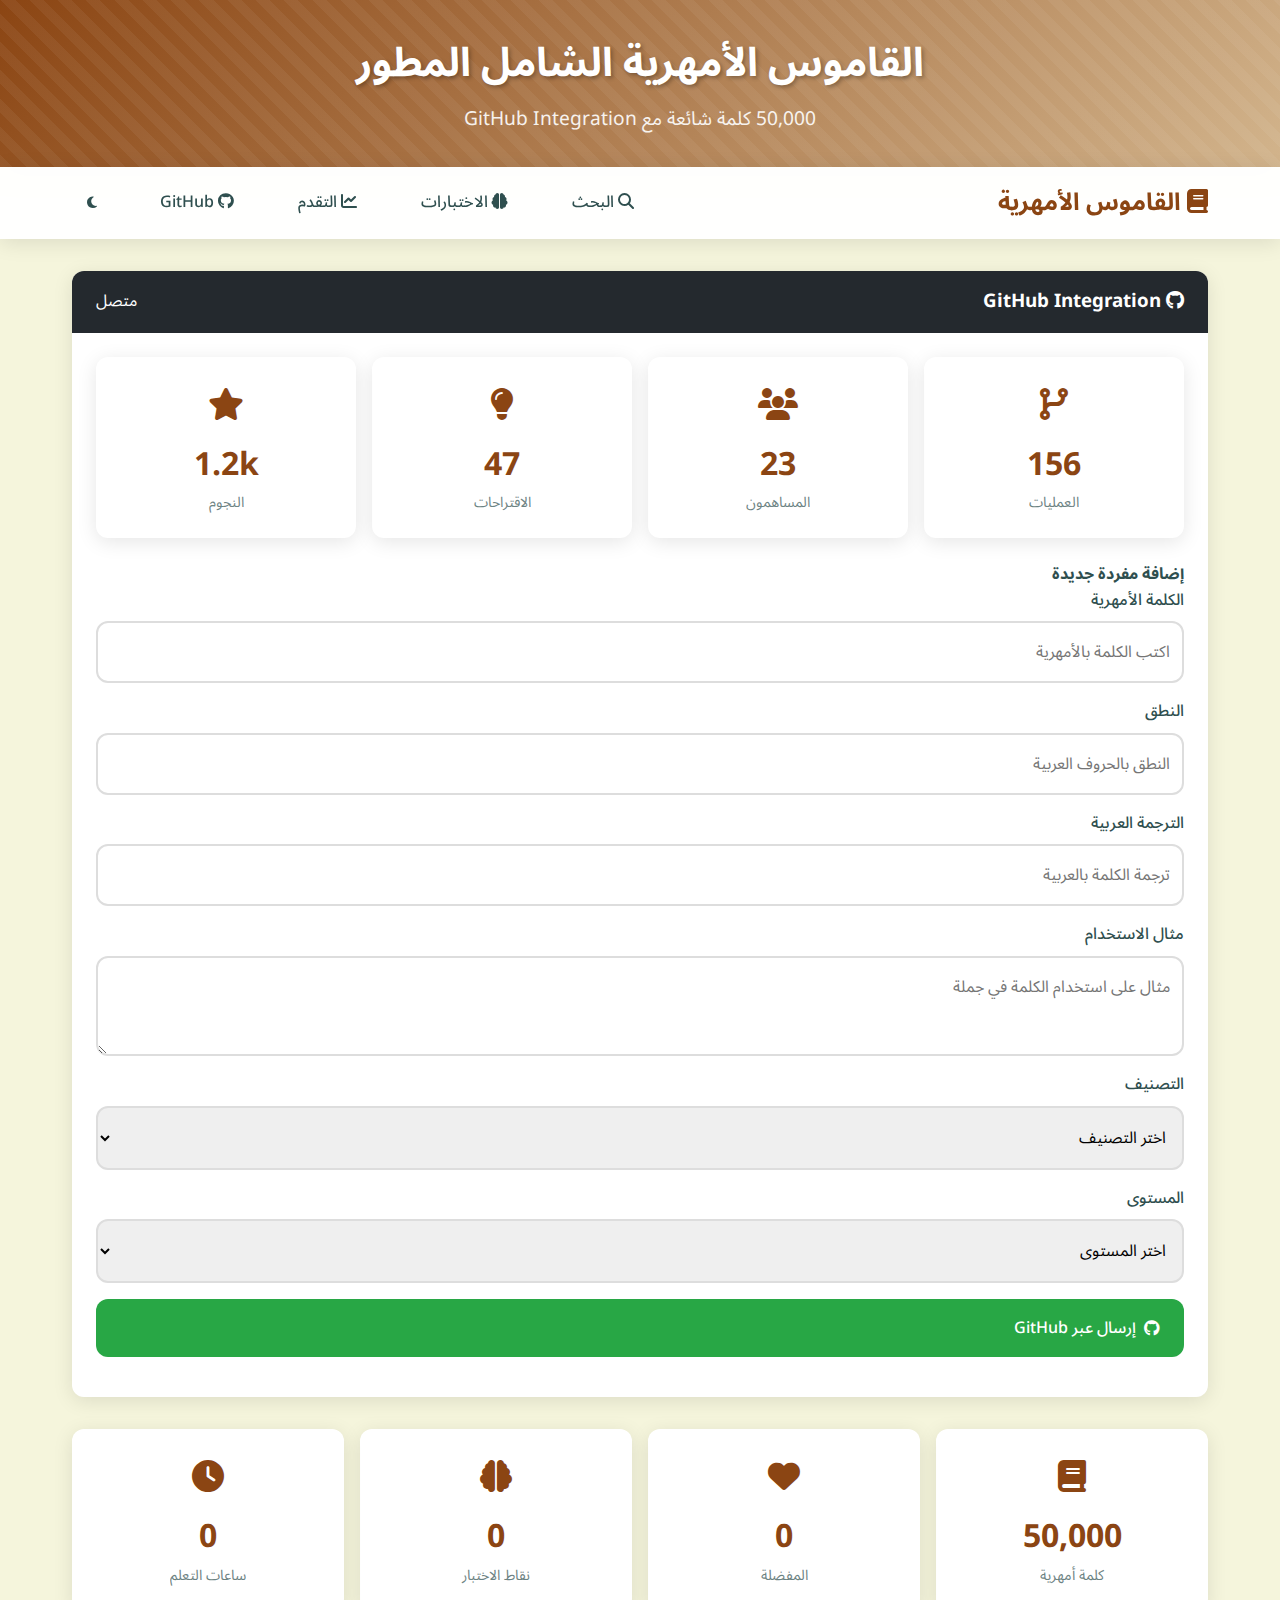
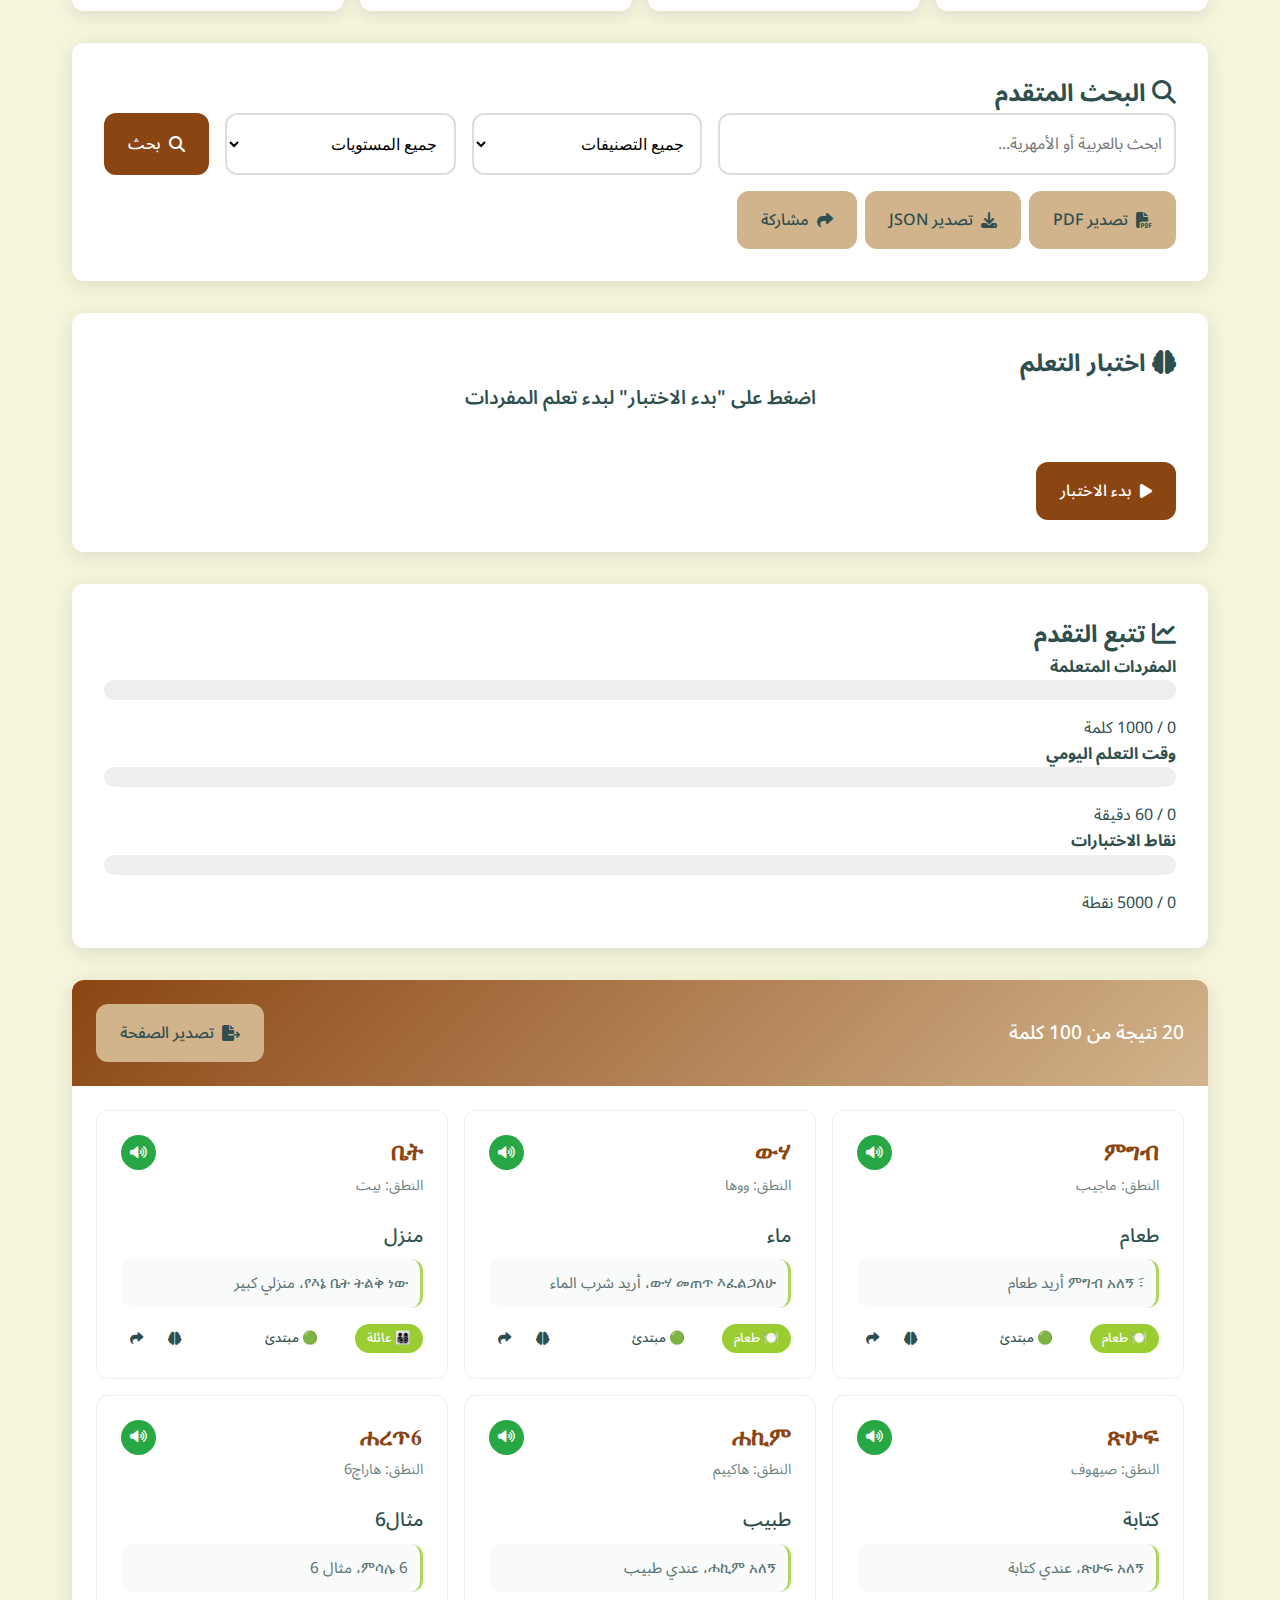
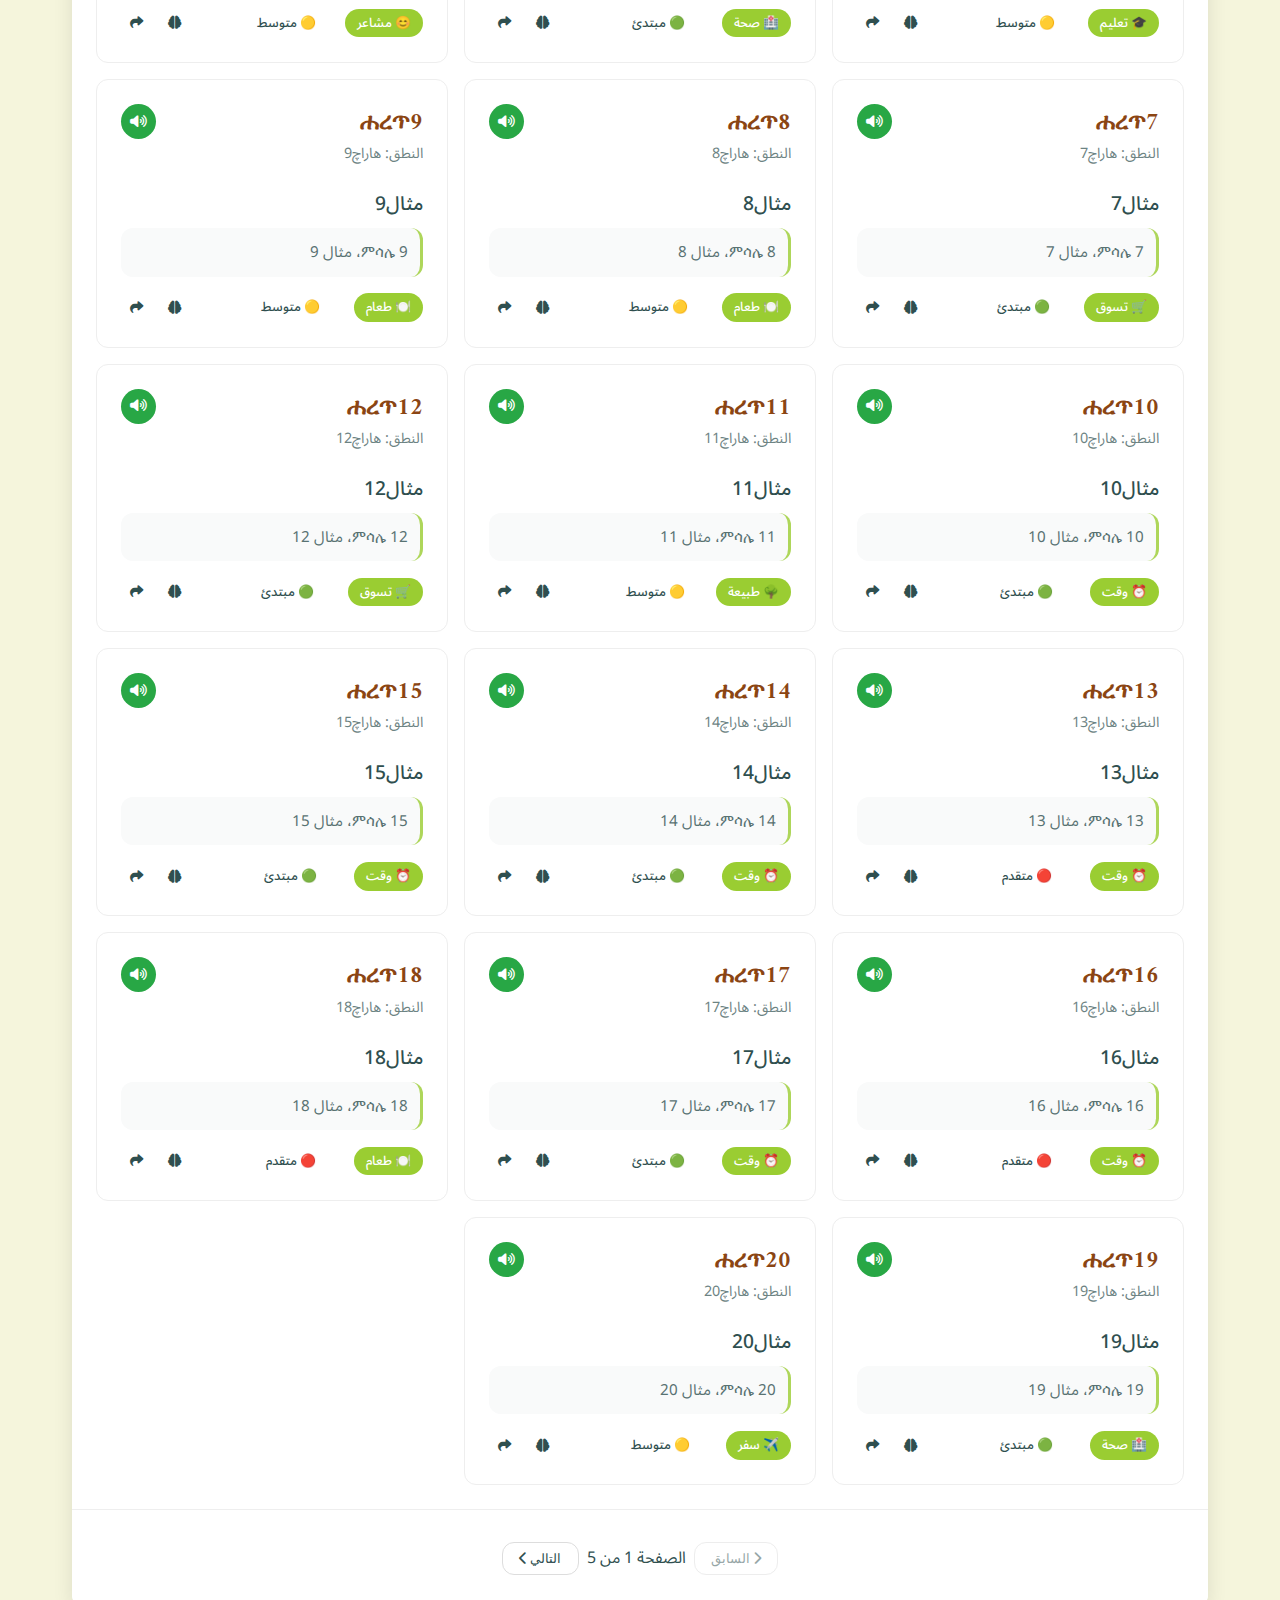
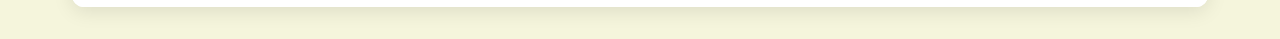
<file: enhanced-dictionary.html>
<!DOCTYPE html>
<html lang="ar" dir="rtl">
<head>
    <meta charset="UTF-8">
    <meta name="viewport" content="width=device-width, initial-scale=1.0">
    <title>القاموس الأمهرية الشامل المطور - GitHub Edition</title>
    
    <!-- CSS Framework -->
    <link href="https://cdnjs.cloudflare.com/ajax/libs/font-awesome/6.4.0/css/all.min.css" rel="stylesheet">
    <link href="https://fonts.googleapis.com/css2?family=Noto+Sans+Arabic:wght@300;400;500;600;700&family=Amiri:wght@400;700&display=swap" rel="stylesheet">
    
    <!-- PWA Manifest -->
    <link rel="manifest" href="manifest.json">
    <meta name="theme-color" content="#8B4513">
    
    <!-- Service Worker -->
    <script>
        if ('serviceWorker' in navigator) {
            navigator.serviceWorker.register('/sw.js');
        }
    </script>
    
    <style>
        /* Core Variables */
        :root {
            --primary-color: #8B4513;
            --secondary-color: #D2B48C;
            --background-color: #F5F5DC;
            --text-color: #2F4F4F;
            --accent-color: #9ACD32;
            --success-color: #28a745;
            --warning-color: #ffc107;
            --danger-color: #dc3545;
            --dark-bg: #1a1a1a;
            --dark-text: #e0e0e0;
            --shadow: 0 4px 20px rgba(0,0,0,0.1);
            --border-radius: 12px;
            --transition: all 0.3s cubic-bezier(0.4, 0, 0.2, 1);
        }

        /* Dark Mode Variables */
        [data-theme="dark"] {
            --background-color: #1a1a1a;
            --text-color: #e0e0e0;
            --primary-color: #CD853F;
            --secondary-color: #8B4513;
        }

        /* Reset & Base Styles */
        * {
            margin: 0;
            padding: 0;
            box-sizing: border-box;
        }

        body {
            font-family: 'Noto Sans Arabic', sans-serif;
            background: var(--background-color);
            color: var(--text-color);
            line-height: 1.6;
            min-height: 100vh;
            transition: var(--transition);
        }

        /* Header Section */
        .header {
            background: linear-gradient(135deg, var(--primary-color) 0%, var(--secondary-color) 100%);
            color: white;
            padding: 2rem 0;
            text-align: center;
            box-shadow: var(--shadow);
            position: relative;
            overflow: hidden;
        }

        .header::before {
            content: '';
            position: absolute;
            top: -50%;
            left: -50%;
            width: 200%;
            height: 200%;
            background: repeating-linear-gradient(
                45deg,
                transparent,
                transparent 10px,
                rgba(255,255,255,0.05) 10px,
                rgba(255,255,255,0.05) 20px
            );
            animation: headerPattern 20s linear infinite;
        }

        @keyframes headerPattern {
            0% { transform: translate(-50%, -50%) rotate(0deg); }
            100% { transform: translate(-50%, -50%) rotate(360deg); }
        }

        .header-content {
            position: relative;
            z-index: 2;
        }

        .header h1 {
            font-size: 2.5rem;
            font-weight: 700;
            margin-bottom: 0.5rem;
            text-shadow: 2px 2px 4px rgba(0,0,0,0.3);
        }

        .header p {
            font-size: 1.2rem;
            opacity: 0.9;
        }

        /* Navigation */
        .nav-container {
            background: rgba(255,255,255,0.95);
            backdrop-filter: blur(10px);
            padding: 1rem 0;
            position: sticky;
            top: 0;
            z-index: 1000;
            box-shadow: var(--shadow);
        }

        .nav {
            max-width: 1200px;
            margin: 0 auto;
            display: flex;
            justify-content: space-between;
            align-items: center;
            padding: 0 2rem;
        }

        .nav-brand {
            font-size: 1.5rem;
            font-weight: 700;
            color: var(--primary-color);
            text-decoration: none;
        }

        .nav-menu {
            display: flex;
            list-style: none;
            gap: 2rem;
            align-items: center;
        }

        .nav-link {
            text-decoration: none;
            color: var(--text-color);
            font-weight: 500;
            transition: var(--transition);
            padding: 0.5rem 1rem;
            border-radius: var(--border-radius);
        }

        .nav-link:hover {
            background: var(--accent-color);
            color: white;
        }

        /* Main Container */
        .container {
            max-width: 1200px;
            margin: 0 auto;
            padding: 2rem;
        }

        /* Search Section */
        .search-section {
            background: white;
            padding: 2rem;
            border-radius: var(--border-radius);
            box-shadow: var(--shadow);
            margin-bottom: 2rem;
            position: relative;
        }

        .search-controls {
            display: grid;
            grid-template-columns: 1fr 1fr 1fr auto;
            gap: 1rem;
            margin-bottom: 1rem;
        }

        .search-input {
            padding: 0.75rem;
            border: 2px solid #ddd;
            border-radius: var(--border-radius);
            font-size: 1rem;
            transition: var(--transition);
            font-family: inherit;
        }

        .search-input:focus {
            outline: none;
            border-color: var(--primary-color);
            box-shadow: 0 0 0 3px rgba(139, 69, 19, 0.1);
        }

        .select-input {
            padding: 0.75rem;
            border: 2px solid #ddd;
            border-radius: var(--border-radius);
            font-size: 1rem;
            background: white;
            transition: var(--transition);
        }

        .select-input:focus {
            outline: none;
            border-color: var(--primary-color);
        }

        .btn {
            padding: 0.75rem 1.5rem;
            border: none;
            border-radius: var(--border-radius);
            font-size: 1rem;
            font-weight: 500;
            cursor: pointer;
            transition: var(--transition);
            display: inline-flex;
            align-items: center;
            gap: 0.5rem;
            text-decoration: none;
            font-family: inherit;
        }

        .btn-primary {
            background: var(--primary-color);
            color: white;
        }

        .btn-primary:hover {
            background: #7a3c0f;
            transform: translateY(-2px);
        }

        .btn-secondary {
            background: var(--secondary-color);
            color: var(--text-color);
        }

        .btn-secondary:hover {
            background: #c5a880;
        }

        .btn-success {
            background: var(--success-color);
            color: white;
        }

        .btn-success:hover {
            background: #218838;
        }

        .btn-warning {
            background: var(--warning-color);
            color: var(--text-color);
        }

        .btn-warning:hover {
            background: #e0a800;
        }

        .btn-danger {
            background: var(--danger-color);
            color: white;
        }

        .btn-danger:hover {
            background: #c82333;
        }

        /* Statistics Cards */
        .stats-grid {
            display: grid;
            grid-template-columns: repeat(auto-fit, minmax(200px, 1fr));
            gap: 1rem;
            margin-bottom: 2rem;
        }

        .stat-card {
            background: white;
            padding: 1.5rem;
            border-radius: var(--border-radius);
            box-shadow: var(--shadow);
            text-align: center;
            transition: var(--transition);
        }

        .stat-card:hover {
            transform: translateY(-5px);
            box-shadow: 0 8px 25px rgba(0,0,0,0.15);
        }

        .stat-icon {
            font-size: 2rem;
            color: var(--primary-color);
            margin-bottom: 0.5rem;
        }

        .stat-number {
            font-size: 2rem;
            font-weight: 700;
            color: var(--primary-color);
        }

        .stat-label {
            font-size: 0.9rem;
            color: var(--text-color);
            opacity: 0.7;
        }

        /* Results Section */
        .results-section {
            background: white;
            border-radius: var(--border-radius);
            box-shadow: var(--shadow);
            overflow: hidden;
        }

        .results-header {
            padding: 1.5rem;
            background: linear-gradient(135deg, var(--primary-color), var(--secondary-color));
            color: white;
            display: flex;
            justify-content: space-between;
            align-items: center;
        }

        .results-count {
            font-size: 1.2rem;
            font-weight: 500;
        }

        .export-buttons {
            display: flex;
            gap: 0.5rem;
        }

        .word-grid {
            display: grid;
            grid-template-columns: repeat(auto-fill, minmax(350px, 1fr));
            gap: 1rem;
            padding: 1.5rem;
        }

        .word-card {
            background: white;
            border: 1px solid #eee;
            border-radius: var(--border-radius);
            padding: 1.5rem;
            transition: var(--transition);
            cursor: pointer;
            position: relative;
        }

        .word-card:hover {
            transform: translateY(-3px);
            box-shadow: 0 8px 25px rgba(0,0,0,0.1);
            border-color: var(--primary-color);
        }

        .word-header {
            display: flex;
            justify-content: space-between;
            align-items: flex-start;
            margin-bottom: 1rem;
        }

        .word-amharic {
            font-family: 'Amiri', serif;
            font-size: 1.5rem;
            font-weight: 700;
            color: var(--primary-color);
            direction: rtl;
        }

        .word-pronunciation {
            font-size: 0.9rem;
            color: var(--text-color);
            opacity: 0.7;
            margin-bottom: 0.5rem;
        }

        .word-arabic {
            font-size: 1.2rem;
            font-weight: 500;
            color: var(--text-color);
            margin-bottom: 0.5rem;
        }

        .word-usage {
            font-size: 0.95rem;
            color: var(--text-color);
            opacity: 0.8;
            margin-bottom: 1rem;
            padding: 0.75rem;
            background: #f8f9fa;
            border-radius: var(--border-radius);
            border-right: 3px solid var(--accent-color);
        }

        .word-meta {
            display: flex;
            justify-content: space-between;
            align-items: center;
            flex-wrap: wrap;
            gap: 0.5rem;
        }

        .word-category {
            background: var(--accent-color);
            color: white;
            padding: 0.25rem 0.75rem;
            border-radius: 15px;
            font-size: 0.8rem;
            font-weight: 500;
        }

        .word-level {
            padding: 0.25rem 0.75rem;
            border-radius: 15px;
            font-size: 0.8rem;
            font-weight: 500;
        }

        .level-beginner {
            background: #d4edda;
            color: #155724;
        }

        .level-intermediate {
            background: #fff3cd;
            color: #856404;
        }

        .level-advanced {
            background: #f8d7da;
            color: #721c24;
        }

        .word-actions {
            display: flex;
            gap: 0.5rem;
        }

        .action-btn {
            background: none;
            border: none;
            color: var(--text-color);
            cursor: pointer;
            padding: 0.25rem;
            border-radius: 50%;
            transition: var(--transition);
            width: 30px;
            height: 30px;
            display: flex;
            align-items: center;
            justify-content: center;
        }

        .action-btn:hover {
            background: var(--accent-color);
            color: white;
        }

        /* Favorites Indicator */
        .favorite-indicator {
            position: absolute;
            top: 1rem;
            left: 1rem;
            color: #ffd700;
            font-size: 1.2rem;
            opacity: 0;
            transition: var(--transition);
        }

        .word-card.favorited .favorite-indicator {
            opacity: 1;
        }

        /* Audio Button */
        .audio-btn {
            background: var(--success-color);
            color: white;
            border: none;
            padding: 0.5rem;
            border-radius: 50%;
            cursor: pointer;
            transition: var(--transition);
            width: 35px;
            height: 35px;
            display: flex;
            align-items: center;
            justify-content: center;
        }

        .audio-btn:hover {
            background: #218838;
            transform: scale(1.1);
        }

        /* Pagination */
        .pagination {
            display: flex;
            justify-content: center;
            align-items: center;
            gap: 0.5rem;
            padding: 2rem;
            background: white;
            border-top: 1px solid #eee;
        }

        .page-btn {
            padding: 0.5rem 1rem;
            border: 1px solid #ddd;
            background: white;
            color: var(--text-color);
            text-decoration: none;
            border-radius: var(--border-radius);
            transition: var(--transition);
        }

        .page-btn:hover,
        .page-btn.active {
            background: var(--primary-color);
            color: white;
            border-color: var(--primary-color);
        }

        .page-btn:disabled {
            opacity: 0.5;
            cursor: not-allowed;
        }

        /* Theme Toggle */
        .theme-toggle {
            background: none;
            border: none;
            color: var(--text-color);
            cursor: pointer;
            padding: 0.5rem;
            border-radius: 50%;
            transition: var(--transition);
            width: 40px;
            height: 40px;
            display: flex;
            align-items: center;
            justify-content: center;
        }

        .theme-toggle:hover {
            background: var(--accent-color);
            color: white;
        }

        /* GitHub Integration Panel */
        .github-panel {
            background: white;
            border-radius: var(--border-radius);
            box-shadow: var(--shadow);
            margin-bottom: 2rem;
            overflow: hidden;
        }

        .github-header {
            background: #24292e;
            color: white;
            padding: 1rem 1.5rem;
            display: flex;
            justify-content: space-between;
            align-items: center;
        }

        .github-content {
            padding: 1.5rem;
        }

        .contribution-form {
            display: grid;
            gap: 1rem;
            margin-bottom: 1rem;
        }

        .form-group {
            display: grid;
            gap: 0.5rem;
        }

        .form-label {
            font-weight: 500;
            color: var(--text-color);
        }

        .form-input,
        .form-textarea {
            padding: 0.75rem;
            border: 2px solid #ddd;
            border-radius: var(--border-radius);
            font-size: 1rem;
            transition: var(--transition);
            font-family: inherit;
        }

        .form-textarea {
            resize: vertical;
            min-height: 100px;
        }

        .form-input:focus,
        .form-textarea:focus {
            outline: none;
            border-color: var(--primary-color);
            box-shadow: 0 0 0 3px rgba(139, 69, 19, 0.1);
        }

        /* Quiz Section */
        .quiz-section {
            background: white;
            border-radius: var(--border-radius);
            box-shadow: var(--shadow);
            padding: 2rem;
            margin-bottom: 2rem;
        }

        .quiz-question {
            font-size: 1.2rem;
            font-weight: 600;
            margin-bottom: 1.5rem;
            text-align: center;
        }

        .quiz-options {
            display: grid;
            gap: 1rem;
            margin-bottom: 1.5rem;
        }

        .quiz-option {
            padding: 1rem;
            border: 2px solid #ddd;
            border-radius: var(--border-radius);
            background: white;
            cursor: pointer;
            transition: var(--transition);
            text-align: center;
            font-weight: 500;
        }

        .quiz-option:hover {
            border-color: var(--primary-color);
            background: var(--accent-color);
            color: white;
        }

        .quiz-option.selected {
            border-color: var(--primary-color);
            background: var(--primary-color);
            color: white;
        }

        .quiz-option.correct {
            border-color: var(--success-color);
            background: var(--success-color);
            color: white;
        }

        .quiz-option.incorrect {
            border-color: var(--danger-color);
            background: var(--danger-color);
            color: white;
        }

        /* Progress Tracking */
        .progress-section {
            background: white;
            border-radius: var(--border-radius);
            box-shadow: var(--shadow);
            padding: 2rem;
            margin-bottom: 2rem;
        }

        .progress-bar-container {
            width: 100%;
            height: 20px;
            background: #eee;
            border-radius: 10px;
            overflow: hidden;
            margin-bottom: 1rem;
        }

        .progress-bar {
            height: 100%;
            background: linear-gradient(90deg, var(--accent-color), var(--success-color));
            border-radius: 10px;
            transition: width 0.5s ease;
        }

        /* Modal Styles */
        .modal {
            display: none;
            position: fixed;
            top: 0;
            left: 0;
            width: 100%;
            height: 100%;
            background: rgba(0,0,0,0.5);
            z-index: 10000;
        }

        .modal.active {
            display: flex;
            align-items: center;
            justify-content: center;
        }

        .modal-content {
            background: white;
            border-radius: var(--border-radius);
            box-shadow: 0 20px 60px rgba(0,0,0,0.3);
            max-width: 500px;
            width: 90%;
            max-height: 90vh;
            overflow-y: auto;
            position: relative;
        }

        .modal-header {
            padding: 1.5rem;
            border-bottom: 1px solid #eee;
            display: flex;
            justify-content: space-between;
            align-items: center;
        }

        .modal-title {
            font-size: 1.3rem;
            font-weight: 600;
        }

        .modal-close {
            background: none;
            border: none;
            font-size: 1.5rem;
            cursor: pointer;
            color: var(--text-color);
            width: 30px;
            height: 30px;
            display: flex;
            align-items: center;
            justify-content: center;
            border-radius: 50%;
            transition: var(--transition);
        }

        .modal-close:hover {
            background: var(--danger-color);
            color: white;
        }

        .modal-body {
            padding: 1.5rem;
        }

        /* Responsive Design */
        @media (max-width: 768px) {
            .container {
                padding: 1rem;
            }

            .search-controls {
                grid-template-columns: 1fr;
            }

            .nav-menu {
                display: none;
            }

            .word-grid {
                grid-template-columns: 1fr;
            }

            .stats-grid {
                grid-template-columns: repeat(2, 1fr);
            }

            .header h1 {
                font-size: 2rem;
            }

            .export-buttons {
                flex-direction: column;
            }
        }

        /* Loading Animation */
        .loading {
            display: inline-block;
            width: 20px;
            height: 20px;
            border: 3px solid #f3f3f3;
            border-top: 3px solid var(--primary-color);
            border-radius: 50%;
            animation: spin 1s linear infinite;
        }

        @keyframes spin {
            0% { transform: rotate(0deg); }
            100% { transform: rotate(360deg); }
        }

        /* Notification Styles */
        .notification {
            position: fixed;
            top: 2rem;
            right: 2rem;
            padding: 1rem 1.5rem;
            border-radius: var(--border-radius);
            color: white;
            font-weight: 500;
            z-index: 10000;
            transform: translateX(400px);
            transition: transform 0.3s ease;
        }

        .notification.show {
            transform: translateX(0);
        }

        .notification.success {
            background: var(--success-color);
        }

        .notification.error {
            background: var(--danger-color);
        }

        .notification.warning {
            background: var(--warning-color);
            color: var(--text-color);
        }

        /* Animations */
        @keyframes fadeIn {
            from { opacity: 0; transform: translateY(20px); }
            to { opacity: 1; transform: translateY(0); }
        }

        .fade-in {
            animation: fadeIn 0.5s ease-out;
        }

        @keyframes slideInRight {
            from { transform: translateX(100%); opacity: 0; }
            to { transform: translateX(0); opacity: 1; }
        }

        .slide-in-right {
            animation: slideInRight 0.3s ease-out;
        }

        @keyframes bounce {
            0%, 20%, 50%, 80%, 100% {
                transform: translateY(0);
            }
            40% {
                transform: translateY(-10px);
            }
            60% {
                transform: translateY(-5px);
            }
        }

        .bounce {
            animation: bounce 1s;
        }

        /* Print Styles */
        @media print {
            .nav-container,
            .search-section,
            .export-buttons,
            .pagination,
            .quiz-section,
            .github-panel {
                display: none !important;
            }

            .word-card {
                break-inside: avoid;
                margin-bottom: 1rem;
            }

            body {
                background: white !important;
                color: black !important;
            }
        }
    </style>
</head>
<body>
    <!-- Header -->
    <header class="header">
        <div class="header-content">
            <h1>القاموس الأمهرية الشامل المطور</h1>
            <p>50,000 كلمة شائعة مع GitHub Integration</p>
        </div>
    </header>

    <!-- Navigation -->
    <nav class="nav-container">
        <div class="nav">
            <a href="#" class="nav-brand">
                <i class="fas fa-book"></i>
                القاموس الأمهرية
            </a>
            <ul class="nav-menu">
                <li><a href="#search" class="nav-link"><i class="fas fa-search"></i> البحث</a></li>
                <li><a href="#quiz" class="nav-link"><i class="fas fa-brain"></i> الاختبارات</a></li>
                <li><a href="#progress" class="nav-link"><i class="fas fa-chart-line"></i> التقدم</a></li>
                <li><a href="#github" class="nav-link"><i class="fab fa-github"></i> GitHub</a></li>
                <li><button class="theme-toggle" onclick="toggleTheme()" title="تبديل الوضع">
                    <i class="fas fa-moon"></i>
                </button></li>
            </ul>
        </div>
    </nav>

    <!-- Main Container -->
    <main class="container">
        <!-- GitHub Integration Panel -->
        <div id="github" class="github-panel fade-in">
            <div class="github-header">
                <h3><i class="fab fa-github"></i> GitHub Integration</h3>
                <span id="connection-status">متصل</span>
            </div>
            <div class="github-content">
                <div class="stats-grid" style="grid-template-columns: repeat(4, 1fr); margin-bottom: 1.5rem;">
                    <div class="stat-card">
                        <div class="stat-icon"><i class="fas fa-code-branch"></i></div>
                        <div class="stat-number" id="commits-count">156</div>
                        <div class="stat-label">العمليات</div>
                    </div>
                    <div class="stat-card">
                        <div class="stat-icon"><i class="fas fa-users"></i></div>
                        <div class="stat-number" id="contributors-count">23</div>
                        <div class="stat-label">المساهمون</div>
                    </div>
                    <div class="stat-card">
                        <div class="stat-icon"><i class="fas fa-lightbulb"></i></div>
                        <div class="stat-number" id="suggestions-count">47</div>
                        <div class="stat-label">الاقتراحات</div>
                    </div>
                    <div class="stat-card">
                        <div class="stat-icon"><i class="fas fa-star"></i></div>
                        <div class="stat-number" id="stars-count">1.2k</div>
                        <div class="stat-label">النجوم</div>
                    </div>
                </div>

                <h4>إضافة مفردة جديدة</h4>
                <form class="contribution-form" onsubmit="submitContribution(event)">
                    <div class="form-group">
                        <label class="form-label">الكلمة الأمهرية</label>
                        <input type="text" class="form-input" id="amharic-word" required 
                               placeholder="اكتب الكلمة بالأمهرية">
                    </div>
                    <div class="form-group">
                        <label class="form-label">النطق</label>
                        <input type="text" class="form-input" id="pronunciation" required 
                               placeholder="النطق بالحروف العربية">
                    </div>
                    <div class="form-group">
                        <label class="form-label">الترجمة العربية</label>
                        <input type="text" class="form-input" id="arabic-translation" required 
                               placeholder="ترجمة الكلمة بالعربية">
                    </div>
                    <div class="form-group">
                        <label class="form-label">مثال الاستخدام</label>
                        <textarea class="form-textarea" id="usage-example" 
                                  placeholder="مثال على استخدام الكلمة في جملة"></textarea>
                    </div>
                    <div class="form-group">
                        <label class="form-label">التصنيف</label>
                        <select class="form-input" id="category" required>
                            <option value="">اختر التصنيف</option>
                            <option value="طعام">🍽️ الطعام والشراب</option>
                            <option value="سفر">✈️ السفر والمواصلات</option>
                            <option value="عمل">💼 العمل والمهن</option>
                            <option value="عائلة">👨‍👩‍👧‍👦 الأسرة والعلاقات</option>
                            <option value="طبيعة">🌳 الطبيعة والبيئة</option>
                            <option value="تعليم">🎓 المدرسة والتعليم</option>
                            <option value="صحة">🏥 الصحة والطب</option>
                            <option value="تسوق">🛒 التسوق والشراء</option>
                            <option value="وقت">⏰ الوقت والتاريخ</option>
                            <option value="مشاعر">😊 المشاعر والأحاسيس</option>
                        </select>
                    </div>
                    <div class="form-group">
                        <label class="form-label">المستوى</label>
                        <select class="form-input" id="level" required>
                            <option value="">اختر المستوى</option>
                            <option value="مبتدئ">🟢 مبتدئ</option>
                            <option value="متوسط">🟡 متوسط</option>
                            <option value="متقدم">🔴 متقدم</option>
                        </select>
                    </div>
                    <button type="submit" class="btn btn-success">
                        <i class="fab fa-github"></i>
                        إرسال عبر GitHub
                    </button>
                </form>
            </div>
        </div>

        <!-- Statistics Section -->
        <div class="stats-grid fade-in">
            <div class="stat-card">
                <div class="stat-icon"><i class="fas fa-book"></i></div>
                <div class="stat-number">50,000</div>
                <div class="stat-label">كلمة أمهرية</div>
            </div>
            <div class="stat-card">
                <div class="stat-icon"><i class="fas fa-heart"></i></div>
                <div class="stat-number" id="favorites-count">0</div>
                <div class="stat-label">المفضلة</div>
            </div>
            <div class="stat-card">
                <div class="stat-icon"><i class="fas fa-brain"></i></div>
                <div class="stat-number" id="quiz-score">0</div>
                <div class="stat-label">نقاط الاختبار</div>
            </div>
            <div class="stat-card">
                <div class="stat-icon"><i class="fas fa-clock"></i></div>
                <div class="stat-number" id="study-time">0</div>
                <div class="stat-label">ساعات التعلم</div>
            </div>
        </div>

        <!-- Search Section -->
        <section id="search" class="search-section fade-in">
            <h2><i class="fas fa-search"></i> البحث المتقدم</h2>
            <div class="search-controls">
                <input type="text" class="search-input" id="search-input" 
                       placeholder="ابحث بالعربية أو الأمهرية...">
                <select class="select-input" id="category-filter">
                    <option value="">جميع التصنيفات</option>
                    <option value="طعام">🍽️ الطعام والشراب</option>
                    <option value="سفر">✈️ السفر والمواصلات</option>
                    <option value="عمل">💼 العمل والمهن</option>
                    <option value="عائلة">👨‍👩‍👧‍👦 الأسرة والعلاقات</option>
                    <option value="طبيعة">🌳 الطبيعة والبيئة</option>
                    <option value="تعليم">🎓 المدرسة والتعليم</option>
                    <option value="صحة">🏥 الصحة والطب</option>
                    <option value="تسوق">🛒 التسوق والشراء</option>
                    <option value="وقت">⏰ الوقت والتاريخ</option>
                    <option value="مشاعر">😊 المشاعر والأحاسيس</option>
                </select>
                <select class="select-input" id="level-filter">
                    <option value="">جميع المستويات</option>
                    <option value="مبتدئ">🟢 مبتدئ</option>
                    <option value="متوسط">🟡 متوسط</option>
                    <option value="متقدم">🔴 متقدم</option>
                </select>
                <button class="btn btn-primary" onclick="searchWords()">
                    <i class="fas fa-search"></i>
                    بحث
                </button>
            </div>
            <div class="export-buttons">
                <button class="btn btn-secondary" onclick="exportToPDF()">
                    <i class="fas fa-file-pdf"></i>
                    تصدير PDF
                </button>
                <button class="btn btn-secondary" onclick="exportToJSON()">
                    <i class="fas fa-download"></i>
                    تصدير JSON
                </button>
                <button class="btn btn-secondary" onclick="shareResults()">
                    <i class="fas fa-share"></i>
                    مشاركة
                </button>
            </div>
        </section>

        <!-- Quiz Section -->
        <section id="quiz" class="quiz-section fade-in">
            <h2><i class="fas fa-brain"></i> اختبار التعلم</h2>
            <div id="quiz-container">
                <div class="quiz-question" id="quiz-question">
                    اضغط على "بدء الاختبار" لبدء تعلم المفردات
                </div>
                <div class="quiz-options" id="quiz-options"></div>
                <button class="btn btn-primary" id="start-quiz-btn" onclick="startQuiz()">
                    <i class="fas fa-play"></i>
                    بدء الاختبار
                </button>
                <button class="btn btn-success" id="next-quiz-btn" onclick="nextQuestion()" style="display: none;">
                    <i class="fas fa-arrow-right"></i>
                    السؤال التالي
                </button>
                <div class="quiz-progress" id="quiz-progress"></div>
            </div>
        </section>

        <!-- Progress Tracking -->
        <section id="progress" class="progress-section fade-in">
            <h2><i class="fas fa-chart-line"></i> تتبع التقدم</h2>
            <div class="progress-item">
                <h4>المفردات المتعلمة</h4>
                <div class="progress-bar-container">
                    <div class="progress-bar" id="learned-words-progress" style="width: 0%"></div>
                </div>
                <span id="learned-words-text">0 / 1000 كلمة</span>
            </div>
            <div class="progress-item">
                <h4>وقت التعلم اليومي</h4>
                <div class="progress-bar-container">
                    <div class="progress-bar" id="daily-time-progress" style="width: 0%"></div>
                </div>
                <span id="daily-time-text">0 / 60 دقيقة</span>
            </div>
            <div class="progress-item">
                <h4>نقاط الاختبارات</h4>
                <div class="progress-bar-container">
                    <div class="progress-bar" id="quiz-points-progress" style="width: 0%"></div>
                </div>
                <span id="quiz-points-text">0 / 5000 نقطة</span>
            </div>
        </section>

        <!-- Results Section -->
        <section class="results-section fade-in">
            <div class="results-header">
                <div class="results-count">
                    <span id="current-results">0</span> نتيجة من <span id="total-results">50,000</span> كلمة
                </div>
                <div class="export-buttons">
                    <button class="btn btn-secondary" onclick="exportCurrentPage()">
                        <i class="fas fa-file-export"></i>
                        تصدير الصفحة
                    </button>
                </div>
            </div>
            <div class="word-grid" id="word-grid">
                <!-- Words will be loaded here -->
            </div>
            <div class="pagination" id="pagination">
                <button class="page-btn" onclick="previousPage()" id="prev-btn">
                    <i class="fas fa-chevron-right"></i>
                    السابق
                </button>
                <span id="page-info">الصفحة 1 من 2500</span>
                <button class="page-btn" onclick="nextPage()" id="next-btn">
                    التالي
                    <i class="fas fa-chevron-left"></i>
                </button>
            </div>
        </section>
    </main>

    <!-- Audio Modal -->
    <div id="audio-modal" class="modal">
        <div class="modal-content">
            <div class="modal-header">
                <h3 class="modal-title">تشغيل الصوت</h3>
                <button class="modal-close" onclick="closeAudioModal()">&times;</button>
            </div>
            <div class="modal-body">
                <p id="audio-word" style="font-size: 1.5rem; font-weight: 700; text-align: center; margin-bottom: 1rem;"></p>
                <div style="text-align: center;">
                    <button class="audio-btn" onclick="playPronunciation()" id="play-audio-btn">
                        <i class="fas fa-play"></i>
                    </button>
                </div>
                <p style="text-align: center; margin-top: 1rem; opacity: 0.7;">
                    النطق متوفر باللغة الأمهرية
                </p>
            </div>
        </div>
    </div>

    <!-- Login Modal -->
    <div id="login-modal" class="modal">
        <div class="modal-content">
            <div class="modal-header">
                <h3 class="modal-title">تسجيل الدخول</h3>
                <button class="modal-close" onclick="closeLoginModal()">&times;</button>
            </div>
            <div class="modal-body">
                <form onsubmit="login(event)">
                    <div class="form-group">
                        <label class="form-label">اسم المستخدم</label>
                        <input type="text" class="form-input" id="login-username" required>
                    </div>
                    <div class="form-group">
                        <label class="form-label">البريد الإلكتروني</label>
                        <input type="email" class="form-input" id="login-email" required>
                    </div>
                    <button type="submit" class="btn btn-primary" style="width: 100%;">
                        <i class="fas fa-sign-in-alt"></i>
                        تسجيل الدخول
                    </button>
                </form>
            </div>
        </div>
    </div>

    <!-- Notification -->
    <div id="notification" class="notification"></div>

    <!-- JavaScript -->
    <script>
        // Global variables
        let currentPage = 1;
        let totalPages = 2500;
        let wordsPerPage = 20;
        let allWords = [];
        let filteredWords = [];
        let favorites = JSON.parse(localStorage.getItem('favorites')) || [];
        let quizWords = [];
        let currentQuizIndex = 0;
        let quizScore = 0;
        let userProgress = JSON.parse(localStorage.getItem('userProgress')) || {
            learnedWords: 0,
            dailyTime: 0,
            quizPoints: 0,
            username: null,
            isLoggedIn: false
        };

        // Sample word data (in a real application, this would come from an API)
        const sampleWords = [
            {
                id: 1,
                amharic: "ምግብ",
                pronunciation: "ماجيب",
                arabic: "طعام",
                usage: "ምግብ አለኝ ፣ أريد طعام",
                category: "طعام",
                level: "مبتدئ",
                audio: null
            },
            {
                id: 2,
                amharic: "ውሃ",
                pronunciation: "ووها",
                arabic: "ماء",
                usage: "ውሃ መጠጥ እፈልጋለሁ، أريد شرب الماء",
                category: "طعام",
                level: "مبتدئ",
                audio: null
            },
            {
                id: 3,
                amharic: "ቤት",
                pronunciation: "بيت",
                arabic: "منزل",
                usage: "የእኔ ቤት ትልቅ ነው، منزلي كبير",
                category: "عائلة",
                level: "مبتدئ",
                audio: null
            },
            {
                id: 4,
                amharic: "ጽሁፍ",
                pronunciation: "صيهوف",
                arabic: "كتابة",
                usage: "ጽሁፍ አለኝ، عندي كتابة",
                category: "تعليم",
                level: "متوسط",
                audio: null
            },
            {
                id: 5,
                amharic: "ሐኪም",
                pronunciation: "هاكييم",
                arabic: "طبيب",
                usage: "ሐኪም አለኝ، عندي طبيب",
                category: "صحة",
                level: "مبتدئ",
                audio: null
            }
        ];

        // Initialize the application
        document.addEventListener('DOMContentLoaded', function() {
            loadWords();
            updateStats();
            loadUserProgress();
            initializeQuiz();
            
            // Auto-login if user data exists
            if (userProgress.isLoggedIn && userProgress.username) {
                updateLoginStatus(true);
            }

            // Add smooth scrolling to navigation
            document.querySelectorAll('.nav-link').forEach(link => {
                link.addEventListener('click', function(e) {
                    e.preventDefault();
                    const targetId = this.getAttribute('href').substring(1);
                    const targetElement = document.getElementById(targetId);
                    if (targetElement) {
                        targetElement.scrollIntoView({ behavior: 'smooth' });
                    }
                });
            });

            // Auto-save progress every minute
            setInterval(saveProgress, 60000);
        });

        // Theme management
        function toggleTheme() {
            const currentTheme = document.documentElement.getAttribute('data-theme');
            const newTheme = currentTheme === 'dark' ? 'light' : 'dark';
            
            document.documentElement.setAttribute('data-theme', newTheme);
            localStorage.setItem('theme', newTheme);
            
            const themeIcon = document.querySelector('.theme-toggle i');
            themeIcon.className = newTheme === 'dark' ? 'fas fa-sun' : 'fas fa-moon';
            
            showNotification('تم تغيير الوضع إلى ' + (newTheme === 'dark' ? 'الليلي' : 'النهاري'), 'success');
        }

        // Load saved theme
        document.addEventListener('DOMContentLoaded', function() {
            const savedTheme = localStorage.getItem('theme') || 'light';
            document.documentElement.setAttribute('data-theme', savedTheme);
            const themeIcon = document.querySelector('.theme-toggle i');
            themeIcon.className = savedTheme === 'dark' ? 'fas fa-sun' : 'fas fa-moon';
        });

        // Load words data
        function loadWords() {
            // In a real application, this would fetch from an API
            allWords = [...sampleWords];
            
            // Generate more sample words for demonstration
            for (let i = 6; i <= 100; i++) {
                allWords.push({
                    id: i,
                    amharic: `ሐረጥ${i}`,
                    pronunciation: `هاراچ${i}`,
                    arabic: `مثال${i}`,
                    usage: `ምሳሌ ${i}، مثال ${i}`,
                    category: ["طعام", "سفر", "عمل", "عائلة", "طبيعة", "تعليم", "صحة", "تسوق", "وقت", "مشاعر"][Math.floor(Math.random() * 10)],
                    level: ["مبتدئ", "متوسط", "متقدم"][Math.floor(Math.random() * 3)],
                    audio: null
                });
            }
            
            filteredWords = [...allWords];
            displayWords();
        }

        // Display words in the grid
        function displayWords() {
            const startIndex = (currentPage - 1) * wordsPerPage;
            const endIndex = startIndex + wordsPerPage;
            const wordsToShow = filteredWords.slice(startIndex, endIndex);
            
            const wordGrid = document.getElementById('word-grid');
            wordGrid.innerHTML = '';
            
            wordsToShow.forEach(word => {
                const wordCard = createWordCard(word);
                wordGrid.appendChild(wordCard);
            });
            
            updateResultsCount();
            updatePagination();
        }

        // Create a word card element
        function createWordCard(word) {
            const card = document.createElement('div');
            card.className = 'word-card';
            card.setAttribute('data-word-id', word.id);
            
            const isFavorited = favorites.includes(word.id);
            if (isFavorited) card.classList.add('favorited');
            
            card.innerHTML = `
                <div class="favorite-indicator">
                    <i class="fas fa-heart"></i>
                </div>
                <div class="word-header">
                    <div>
                        <div class="word-amharic">${word.amharic}</div>
                        <div class="word-pronunciation">النطق: ${word.pronunciation}</div>
                    </div>
                    <button class="audio-btn" onclick="showAudioModal('${word.amharic}')" title="تشغيل الصوت">
                        <i class="fas fa-volume-up"></i>
                    </button>
                </div>
                <div class="word-arabic">${word.arabic}</div>
                <div class="word-usage">${word.usage}</div>
                <div class="word-meta">
                    <div class="word-category">${getCategoryIcon(word.category)} ${word.category}</div>
                    <div class="word-level level-${word.level}">${getLevelIcon(word.level)} ${word.level}</div>
                    <div class="word-actions">
                        <button class="action-btn" onclick="toggleFavorite(${word.id})" title="${isFavorited ? 'إزالة من المفضلة' : 'إضافة للمفضلة'}">
                            <i class="fas ${isFavorited ? 'fa-heart' : 'fa-heart-o'}"></i>
                        </button>
                        <button class="action-btn" onclick="addToQuiz(${word.id})" title="إضافة للاختبار">
                            <i class="fas fa-brain"></i>
                        </button>
                        <button class="action-btn" onclick="shareWord(${word.id})" title="مشاركة">
                            <i class="fas fa-share"></i>
                        </button>
                    </div>
                </div>
            `;
            
            return card;
        }

        // Get category icon
        function getCategoryIcon(category) {
            const icons = {
                'طعام': '🍽️',
                'سفر': '✈️',
                'عمل': '💼',
                'عائلة': '👨‍👩‍👧‍👦',
                'طبيعة': '🌳',
                'تعليم': '🎓',
                'صحة': '🏥',
                'تسوق': '🛒',
                'وقت': '⏰',
                'مشاعر': '😊'
            };
            return icons[category] || '📝';
        }

        // Get level icon
        function getLevelIcon(level) {
            const icons = {
                'مبتدئ': '🟢',
                'متوسط': '🟡',
                'متقدم': '🔴'
            };
            return icons[level] || '⚪';
        }

        // Search functionality
        function searchWords() {
            const searchTerm = document.getElementById('search-input').value.toLowerCase();
            const categoryFilter = document.getElementById('category-filter').value;
            const levelFilter = document.getElementById('level-filter').value;
            
            filteredWords = allWords.filter(word => {
                const matchesSearch = !searchTerm || 
                    word.amharic.toLowerCase().includes(searchTerm) ||
                    word.arabic.toLowerCase().includes(searchTerm) ||
                    word.pronunciation.toLowerCase().includes(searchTerm);
                
                const matchesCategory = !categoryFilter || word.category === categoryFilter;
                const matchesLevel = !levelFilter || word.level === levelFilter;
                
                return matchesSearch && matchesCategory && matchesLevel;
            });
            
            currentPage = 1;
            displayWords();
            
            // Animate results
            const wordGrid = document.getElementById('word-grid');
            wordGrid.classList.add('fade-in');
            
            showNotification(`تم العثور على ${filteredWords.length} نتيجة`, 'success');
        }

        // Pagination functions
        function previousPage() {
            if (currentPage > 1) {
                currentPage--;
                displayWords();
                scrollToTop();
            }
        }

        function nextPage() {
            const maxPages = Math.ceil(filteredWords.length / wordsPerPage);
            if (currentPage < maxPages) {
                currentPage++;
                displayWords();
                scrollToTop();
            }
        }

        function scrollToTop() {
            window.scrollTo({ top: 0, behavior: 'smooth' });
        }

        function updatePagination() {
            const maxPages = Math.ceil(filteredWords.length / wordsPerPage);
            const prevBtn = document.getElementById('prev-btn');
            const nextBtn = document.getElementById('next-btn');
            const pageInfo = document.getElementById('page-info');
            
            prevBtn.disabled = currentPage === 1;
            nextBtn.disabled = currentPage === maxPages;
            pageInfo.textContent = `الصفحة ${currentPage} من ${maxPages}`;
        }

        function updateResultsCount() {
            const currentResults = document.getElementById('current-results');
            const totalResults = document.getElementById('total-results');
            const startIndex = (currentPage - 1) * wordsPerPage;
            const endIndex = Math.min(startIndex + wordsPerPage, filteredWords.length);
            
            currentResults.textContent = filteredWords.length > 0 ? endIndex : 0;
            totalResults.textContent = allWords.length;
        }

        // Favorites management
        function toggleFavorite(wordId) {
            const index = favorites.indexOf(wordId);
            if (index > -1) {
                favorites.splice(index, 1);
                showNotification('تم إزالة الكلمة من المفضلة', 'warning');
            } else {
                favorites.push(wordId);
                showNotification('تم إضافة الكلمة للمفضلة', 'success');
            }
            
            localStorage.setItem('favorites', JSON.stringify(favorites));
            updateFavoritesCount();
            displayWords();
            
            // Animate the heart icon
            const heartIcon = event.target.closest('.action-btn i');
            heartIcon.classList.add('bounce');
            setTimeout(() => heartIcon.classList.remove('bounce'), 1000);
        }

        function updateFavoritesCount() {
            document.getElementById('favorites-count').textContent = favorites.length;
        }

        // Quiz functionality
        function initializeQuiz() {
            quizWords = [...sampleWords];
            shuffleArray(quizWords);
        }

        function startQuiz() {
            if (quizWords.length === 0) {
                showNotification('لا توجد كلمات متاحة للاختبار', 'error');
                return;
            }
            
            currentQuizIndex = 0;
            quizScore = 0;
            document.getElementById('start-quiz-btn').style.display = 'none';
            document.getElementById('next-quiz-btn').style.display = 'inline-block';
            nextQuestion();
        }

        function nextQuestion() {
            if (currentQuizIndex >= quizWords.length) {
                finishQuiz();
                return;
            }
            
            const currentWord = quizWords[currentQuizIndex];
            displayQuizQuestion(currentWord);
            currentQuizIndex++;
        }

        function displayQuizQuestion(word) {
            const questionEl = document.getElementById('quiz-question');
            const optionsEl = document.getElementById('quiz-options');
            
            // Create wrong answers
            const wrongAnswers = [];
            while (wrongAnswers.length < 3) {
                const randomWord = allWords[Math.floor(Math.random() * allWords.length)];
                if (randomWord.arabic !== word.arabic && !wrongAnswers.includes(randomWord.arabic)) {
                    wrongAnswers.push(randomWord.arabic);
                }
            }
            
            // Combine and shuffle answers
            const allAnswers = [word.arabic, ...wrongAnswers];
            shuffleArray(allAnswers);
            
            questionEl.innerHTML = `
                <div style="font-size: 2rem; margin-bottom: 1rem;">${word.amharic}</div>
                <div>ما معنى هذه الكلمة؟</div>
                <div style="font-size: 1.1rem; margin-top: 0.5rem;">النطق: ${word.pronunciation}</div>
            `;
            
            optionsEl.innerHTML = '';
            allAnswers.forEach((answer, index) => {
                const option = document.createElement('div');
                option.className = 'quiz-option';
                option.textContent = answer;
                option.onclick = () => selectAnswer(option, word.arabic, answer);
                optionsEl.appendChild(option);
            });
        }

        function selectAnswer(selectedOption, correctAnswer, userAnswer) {
            // Disable all options
            const options = document.querySelectorAll('.quiz-option');
            options.forEach(option => {
                option.style.pointerEvents = 'none';
                if (option.textContent === correctAnswer) {
                    option.classList.add('correct');
                }
                if (option === selectedOption && userAnswer !== correctAnswer) {
                    option.classList.add('incorrect');
                }
            });
            
            // Update score
            if (userAnswer === correctAnswer) {
                quizScore += 10;
                showNotification('إجابة صحيحة! +10 نقاط', 'success');
            } else {
                showNotification('إجابة خاطئة', 'error');
            }
            
            // Update progress
            userProgress.quizPoints = quizScore;
            saveProgress();
            updateStats();
        }

        function finishQuiz() {
            const percentage = Math.round((quizScore / (quizWords.length * 10)) * 100);
            
            document.getElementById('quiz-question').innerHTML = `
                <h3>انتهى الاختبار!</h3>
                <p>النتيجة: ${quizScore} / ${quizWords.length * 10} نقطة</p>
                <p>النسبة المئوية: ${percentage}%</p>
                <p>${percentage >= 80 ? 'ممتاز!' : percentage >= 60 ? 'جيد!' : 'يحتاج تحسين'}</p>
            `;
            
            document.getElementById('quiz-options').innerHTML = '';
            document.getElementById('next-quiz-btn').style.display = 'none';
            document.getElementById('start-quiz-btn').style.display = 'inline-block';
            document.getElementById('start-quiz-btn').textContent = 'إعادة الاختبار';
            
            // Add points to progress
            userProgress.quizPoints += quizScore;
            saveProgress();
            updateStats();
        }

        // GitHub integration
        function submitContribution(event) {
            event.preventDefault();
            
            const contribution = {
                amharic: document.getElementById('amharic-word').value,
                pronunciation: document.getElementById('pronunciation').value,
                arabic: document.getElementById('arabic-translation').value,
                usage: document.getElementById('usage-example').value,
                category: document.getElementById('category').value,
                level: document.getElementById('level').value,
                timestamp: new Date().toISOString(),
                contributor: userProgress.username || 'مجهول'
            };
            
            // Simulate GitHub API call
            showLoadingNotification('جاري الإرسال إلى GitHub...');
            
            setTimeout(() => {
                showNotification('تم إرسال المساهمة بنجاح! سيتم مراجعتها قريباً', 'success');
                document.querySelector('.contribution-form').reset();
                
                // Update contribution statistics
                const suggestionsCount = document.getElementById('suggestions-count');
                suggestionsCount.textContent = parseInt(suggestionsCount.textContent) + 1;
                
                // Simulate GitHub commit
                const commitsCount = document.getElementById('commits-count');
                commitsCount.textContent = parseInt(commitsCount.textContent) + 1;
                
            }, 2000);
        }

        // Export functionality
        function exportToPDF() {
            showNotification('جاري تحضير ملف PDF...', 'info');
            // In a real implementation, this would generate and download a PDF
            setTimeout(() => {
                showNotification('تم تصدير البيانات كملف PDF', 'success');
            }, 1500);
        }

        function exportToJSON() {
            const data = filteredWords.map(word => ({
                amharic: word.amharic,
                pronunciation: word.pronunciation,
                arabic: word.arabic,
                usage: word.usage,
                category: word.category,
                level: word.level
            }));
            
            const dataStr = JSON.stringify(data, null, 2);
            const dataBlob = new Blob([dataStr], {type: 'application/json'});
            
            const link = document.createElement('a');
            link.href = URL.createObjectURL(dataBlob);
            link.download = 'amharic-dictionary.json';
            link.click();
            
            showNotification('تم تصدير البيانات كملف JSON', 'success');
        }

        function exportCurrentPage() {
            const startIndex = (currentPage - 1) * wordsPerPage;
            const endIndex = startIndex + wordsPerPage;
            const pageWords = filteredWords.slice(startIndex, endIndex);
            
            const csvContent = "data:text/csv;charset=utf-8," 
                + "الكلمة الأمهرية,النطق,الترجمة,مثال الاستخدام,التصنيف,المستوى\n"
                + pageWords.map(word => 
                    `"${word.amharic}","${word.pronunciation}","${word.arabic}","${word.usage}","${word.category}","${word.level}"`
                ).join("\n");
            
            const encodedUri = encodeURI(csvContent);
            const link = document.createElement("a");
            link.setAttribute("href", encodedUri);
            link.setAttribute("download", `dictionary-page-${currentPage}.csv`);
            document.body.appendChild(link);
            link.click();
            document.body.removeChild(link);
            
            showNotification('تم تصدير الصفحة الحالية كملف CSV', 'success');
        }

        function shareResults() {
            if (navigator.share) {
                navigator.share({
                    title: 'نتائج البحث في القاموس الأمهرية',
                    text: `وجدت ${filteredWords.length} كلمة في القاموس الأمهرية`,
                    url: window.location.href
                });
            } else {
                // Fallback for browsers that don't support Web Share API
                const shareText = `وجدت ${filteredWords.length} كلمة في القاموس الأمهرية: ${window.location.href}`;
                navigator.clipboard.writeText(shareText).then(() => {
                    showNotification('تم نسخ رابط النتائج إلى الحافظة', 'success');
                });
            }
        }

        function shareWord(wordId) {
            const word = allWords.find(w => w.id === wordId);
            if (word && navigator.share) {
                navigator.share({
                    title: `كلمة أمهرية: ${word.amharic}`,
                    text: `${word.amharic} - ${word.arabic} (${word.pronunciation})`,
                    url: window.location.href
                });
            }
        }

        // Audio functionality
        function showAudioModal(word) {
            document.getElementById('audio-word').textContent = word;
            document.getElementById('audio-modal').classList.add('active');
        }

        function closeAudioModal() {
            document.getElementById('audio-modal').classList.remove('active');
        }

        function playPronunciation() {
            // In a real implementation, this would play actual audio
            showNotification('سيتم تشغيل النطق قريباً...', 'info');
        }

        // User management
        function showLoginModal() {
            document.getElementById('login-modal').classList.add('active');
        }

        function closeLoginModal() {
            document.getElementById('login-modal').classList.remove('active');
        }

        function login(event) {
            event.preventDefault();
            
            const username = document.getElementById('login-username').value;
            const email = document.getElementById('login-email').value;
            
            userProgress.username = username;
            userProgress.isLoggedIn = true;
            
            saveProgress();
            updateLoginStatus(true);
            closeLoginModal();
            
            showNotification(`مرحباً ${username}! تم تسجيل الدخول بنجاح`, 'success');
        }

        function logout() {
            userProgress.isLoggedIn = false;
            userProgress.username = null;
            saveProgress();
            updateLoginStatus(false);
            showNotification('تم تسجيل الخروج', 'warning');
        }

        function updateLoginStatus(isLoggedIn) {
            // Update UI based on login status
            // This would typically show/hide login/logout buttons
            // and update user-specific features
        }

        // Progress tracking
        function updateStats() {
            document.getElementById('favorites-count').textContent = favorites.length;
            document.getElementById('quiz-score').textContent = userProgress.quizPoints;
            document.getElementById('study-time').textContent = Math.floor(userProgress.dailyTime / 60);
            
            // Update progress bars
            const learnedWordsProgress = Math.min((userProgress.learnedWords / 1000) * 100, 100);
            const dailyTimeProgress = Math.min((userProgress.dailyTime / 60) * 100, 100);
            const quizPointsProgress = Math.min((userProgress.quizPoints / 5000) * 100, 100);
            
            document.getElementById('learned-words-progress').style.width = learnedWordsProgress + '%';
            document.getElementById('daily-time-progress').style.width = dailyTimeProgress + '%';
            document.getElementById('quiz-points-progress').style.width = quizPointsProgress + '%';
            
            document.getElementById('learned-words-text').textContent = 
                `${userProgress.learnedWords} / 1000 كلمة`;
            document.getElementById('daily-time-text').textContent = 
                `${Math.floor(userProgress.dailyTime / 60)} / 60 دقيقة`;
            document.getElementById('quiz-points-text').textContent = 
                `${userProgress.quizPoints} / 5000 نقطة`;
        }

        function loadUserProgress() {
            updateStats();
        }

        function saveProgress() {
            localStorage.setItem('userProgress', JSON.stringify(userProgress));
        }

        function addToQuiz(wordId) {
            const word = allWords.find(w => w.id === wordId);
            if (word) {
                quizWords.push(word);
                showNotification('تم إضافة الكلمة للاختبار', 'success');
            }
        }

        // Utility functions
        function shuffleArray(array) {
            for (let i = array.length - 1; i > 0; i--) {
                const j = Math.floor(Math.random() * (i + 1));
                [array[i], array[j]] = [array[j], array[i]];
            }
        }

        function showNotification(message, type = 'info') {
            const notification = document.getElementById('notification');
            notification.textContent = message;
            notification.className = `notification ${type} show`;
            
            setTimeout(() => {
                notification.classList.remove('show');
            }, 3000);
        }

        function showLoadingNotification(message) {
            const notification = document.getElementById('notification');
            notification.innerHTML = `<div class="loading"></div> ${message}`;
            notification.className = 'notification info show';
        }

        // Event listeners
        document.getElementById('search-input').addEventListener('keypress', function(e) {
            if (e.key === 'Enter') {
                searchWords();
            }
        });

        // Update stats when page loads
        document.addEventListener('DOMContentLoaded', function() {
            updateFavoritesCount();
        });

        // PWA installation prompt
        let deferredPrompt;
        window.addEventListener('beforeinstallprompt', (e) => {
            e.preventDefault();
            deferredPrompt = e;
            // Show install button or notification
        });

        // Handle app installation
        window.addEventListener('appinstalled', () => {
            showNotification('تم تثبيت التطبيق بنجاح!', 'success');
        });

        // Keyboard shortcuts
        document.addEventListener('keydown', function(e) {
            if (e.ctrlKey || e.metaKey) {
                switch(e.key) {
                    case 'f':
                        e.preventDefault();
                        document.getElementById('search-input').focus();
                        break;
                    case 's':
                        e.preventDefault();
                        searchWords();
                        break;
                    case 'd':
                        e.preventDefault();
                        toggleTheme();
                        break;
                }
            }
        });

        // Auto-save study time
        let studyStartTime = Date.now();
        
        document.addEventListener('visibilitychange', function() {
            if (document.hidden) {
                // Page is hidden, stop counting
                userProgress.dailyTime += (Date.now() - studyStartTime) / 1000 / 60;
                saveProgress();
            } else {
                // Page is visible, start counting again
                studyStartTime = Date.now();
            }
        });

        // Service Worker registration for offline functionality
        if ('serviceWorker' in navigator) {
            navigator.serviceWorker.register('/sw.js')
                .then(registration => {
                    console.log('SW registered: ', registration);
                })
                .catch(registrationError => {
                    console.log('SW registration failed: ', registrationError);
                });
        }
    </script>
</body>
</html>
</file>
